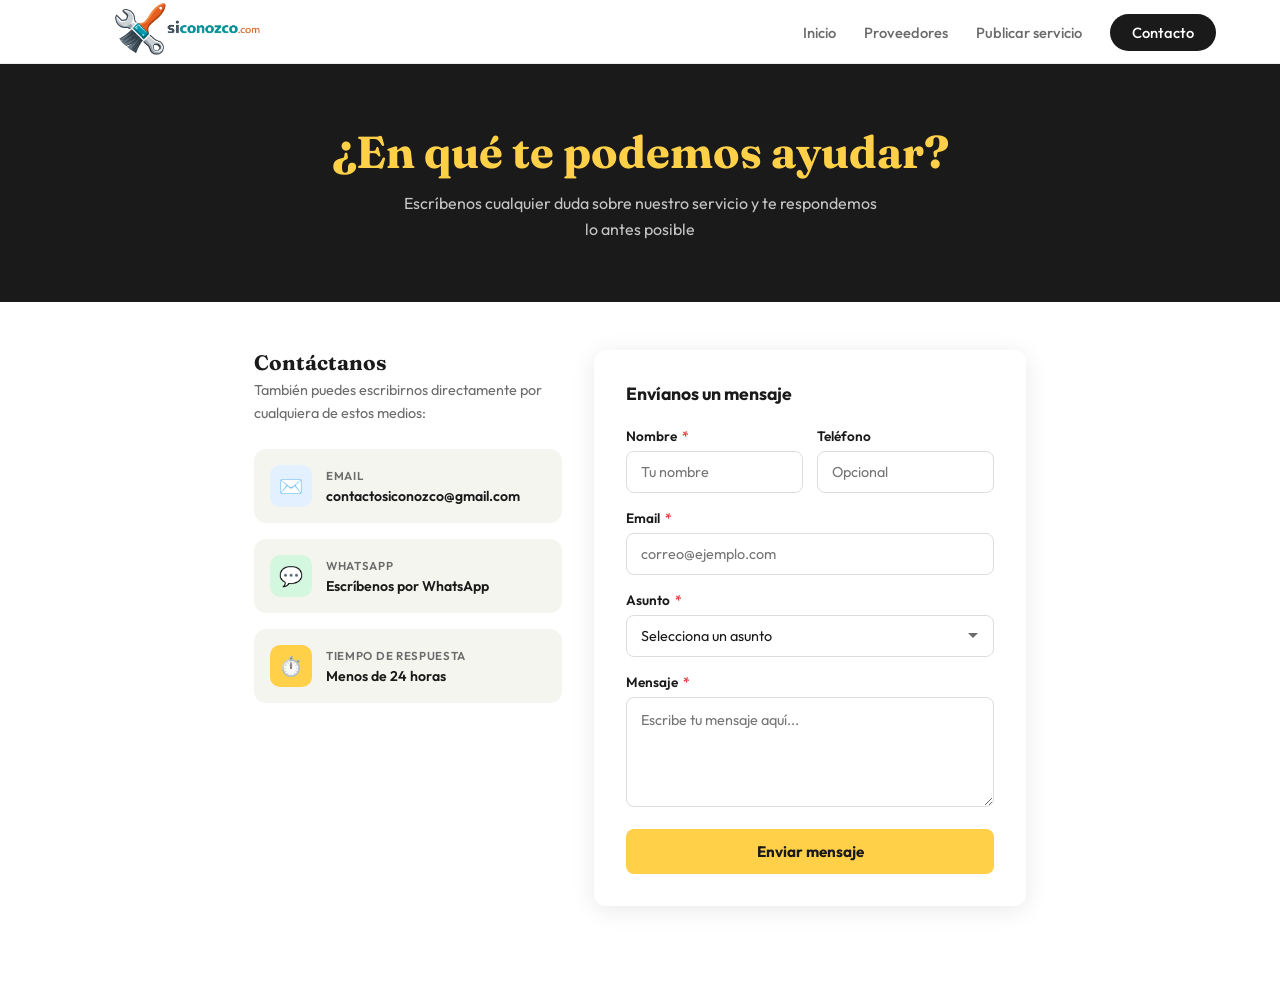
<file: contacto.html>
<!DOCTYPE html>
<html lang="es">
<head>
<meta charset="UTF-8">
<meta name="viewport" content="width=device-width, initial-scale=1.0">
<title>Contacto – SiConozco</title>
<link href="https://fonts.googleapis.com/css2?family=Outfit:wght@300;400;500;600;700;800&family=Fraunces:wght@700;900&display=swap" rel="stylesheet">
<link rel="stylesheet" href="siconozco.css">

</head>
<body>

<!-- NAV -->
<nav>
  <a href="index.html" class="logo">
    <div class="logo-icon"><img src="SCpng.png" alt="logo"></div>
  </a>
  <ul class="nav-links">
    <li><a href="index.html">Inicio</a></li>
    <li><a href="proveedores.html">Proveedores</a></li>
    <li><a href="afiliation.html">Publicar servicio</a></li>
    <li><a href="contacto.html" class="btn-contact">Contacto</a></li>
  </ul>
  <button class="hamburger" onclick="toggleMenu()" aria-label="Abrir menú">
    <span></span><span></span><span></span>
  </button>
</nav>

<div class="mobile-menu" id="mobileMenu">
  <button class="close-btn" onclick="toggleMenu()">✕</button>
  <a href="index.html" onclick="toggleMenu()">Inicio</a>
  <a href="proveedores.html" onclick="toggleMenu()">Proveedores</a>
  <a href="afiliacion.html" onclick="toggleMenu()">Publicar servicio</a>
  <a href="contacto.html" onclick="toggleMenu()">Contacto</a>
</div>

<!-- HERO -->
<div class="contact-hero">
  <h1>¿En qué te podemos ayudar?</h1>
  <p>Escríbenos cualquier duda sobre nuestro servicio y te respondemos lo antes posible</p>
</div>

<!-- CONTENIDO -->
<div class="contact-container">

  <!-- INFO -->
  <div class="contact-info">
    <div>
      <h2 class="contact-info-title">Contáctanos</h2>
      <p class="contact-info-sub">También puedes escribirnos directamente por cualquiera de estos medios:</p>
    </div>

    <a href="mailto:contactosiconozco@gmail.com" class="contact-item">
      <div class="contact-item-icon blue">✉️</div>
      <div class="contact-item-text">
        <p>Email</p>
        <span>contactosiconozco@gmail.com</span>
      </div>
    </a>

    <a href="https://wa.me/TUNUMERO" target="_blank" class="contact-item">
      <div class="contact-item-icon green">💬</div>
      <div class="contact-item-text">
        <p>WhatsApp</p>
        <span>Escríbenos por WhatsApp</span>
      </div>
    </a>

    <div class="contact-item" style="cursor:default;">
      <div class="contact-item-icon yellow">⏱️</div>
      <div class="contact-item-text">
        <p>Tiempo de respuesta</p>
        <span>Menos de 24 horas</span>
      </div>
    </div>
  </div>

  <!-- FORMULARIO -->
  <div class="contact-card">
    <div id="contactFormContent">
      <h2>Envíanos un mensaje</h2>

      <div class="c-row">
        <div class="c-group">
          <label for="cNombre">Nombre <span>*</span></label>
          <input type="text" id="cNombre" placeholder="Tu nombre">
          <span class="c-error" id="errCNombre">Ingresa tu nombre</span>
        </div>
        <div class="c-group">
          <label for="cTel">Teléfono</label>
          <input type="tel" id="cTel" placeholder="Opcional">
        </div>
      </div>

      <div class="c-group">
        <label for="cEmail">Email <span>*</span></label>
        <input type="email" id="cEmail" placeholder="correo@ejemplo.com">
        <span class="c-error" id="errCEmail">Ingresa un email válido</span>
      </div>

      <div class="c-group">
        <label for="cAsunto">Asunto <span>*</span></label>
        <select id="cAsunto">
          <option value="" disabled selected>Selecciona un asunto</option>
          <option value="duda-servicio">Duda sobre el servicio</option>
          <option value="duda-proveedor">Información sobre un proveedor</option>
          <option value="problema-reservacion">Problema con una reservación</option>
          <option value="afiliacion">Información para afiliarme</option>
          <option value="sugerencia">Sugerencia o comentario</option>
          <option value="otro">Otro</option>
        </select>
        <span class="c-error" id="errCAsunto">Selecciona un asunto</span>
      </div>

      <div class="c-group">
        <label for="cMensaje">Mensaje <span>*</span></label>
        <textarea id="cMensaje" placeholder="Escribe tu mensaje aquí..."></textarea>
        <span class="c-error" id="errCMensaje">Escribe tu mensaje</span>
      </div>

      <button class="btn-enviar" onclick="enviarContacto()">Enviar mensaje</button>
    </div>

    <div class="contact-ok" id="contactOk">
      <span>✅</span>
      <h3>¡Mensaje enviado!</h3>
      <p>Gracias por escribirnos. Te responderemos a la brevedad posible en el correo que nos proporcionaste.</p>
    </div>
  </div>

</div>

<script>
  function toggleMenu() {
    const menu = document.getElementById('mobileMenu');
    menu.classList.toggle('open');
    document.body.style.overflow = menu.classList.contains('open') ? 'hidden' : '';
  }

  function validarC(id, errId, condicion) {
    const el  = document.getElementById(id);
    const err = document.getElementById(errId);
    if (condicion) {
      el.classList.remove('error');
      if (err) err.style.display = 'none';
      return true;
    } else {
      el.classList.add('error');
      if (err) err.style.display = 'block';
      return false;
    }
  }

  async function enviarContacto() {
    const nombre  = document.getElementById('cNombre').value.trim();
    const email   = document.getElementById('cEmail').value.trim();
    const asunto  = document.getElementById('cAsunto').value;
    const mensaje = document.getElementById('cMensaje').value.trim();
    const emailRegex = /^[^\s@]+@[^\s@]+\.[^\s@]+$/;

    let valido = true;
    valido = validarC('cNombre',  'errCNombre',  nombre.length > 1)        && valido;
    valido = validarC('cEmail',   'errCEmail',   emailRegex.test(email))   && valido;
    valido = validarC('cAsunto',  'errCAsunto',  asunto !== '')             && valido;
    valido = validarC('cMensaje', 'errCMensaje', mensaje.length > 5)       && valido;

    if (!valido) return;

    const btn = document.querySelector('.btn-enviar');
    btn.disabled = true;
    btn.textContent = 'Enviando...';

    // Cambia YOUR_FORM_ID por tu ID real de formspree.io
    const formData = new FormData();
    formData.append('nombre',  nombre);
    formData.append('email',   email);
    formData.append('telefono', document.getElementById('cTel').value.trim());
    formData.append('asunto',  asunto);
    formData.append('mensaje', mensaje);

    try {
      const res = await fetch('https://formspree.io/f/mjybwdvb', {
        method: 'POST',
        body: formData,
        headers: { 'Accept': 'application/json' }
      });
      if (res.ok) {
        document.getElementById('contactFormContent').style.display = 'none';
        document.getElementById('contactOk').style.display = 'block';
      } else {
        alert('Hubo un error. Intenta de nuevo.');
        btn.disabled = false;
        btn.textContent = 'Enviar mensaje';
      }
    } catch {
      alert('Sin conexión. Verifica tu internet e intenta de nuevo.');
      btn.disabled = false;
      btn.textContent = 'Enviar mensaje';
    }
  }
</script>

</body>
</html>
</file>
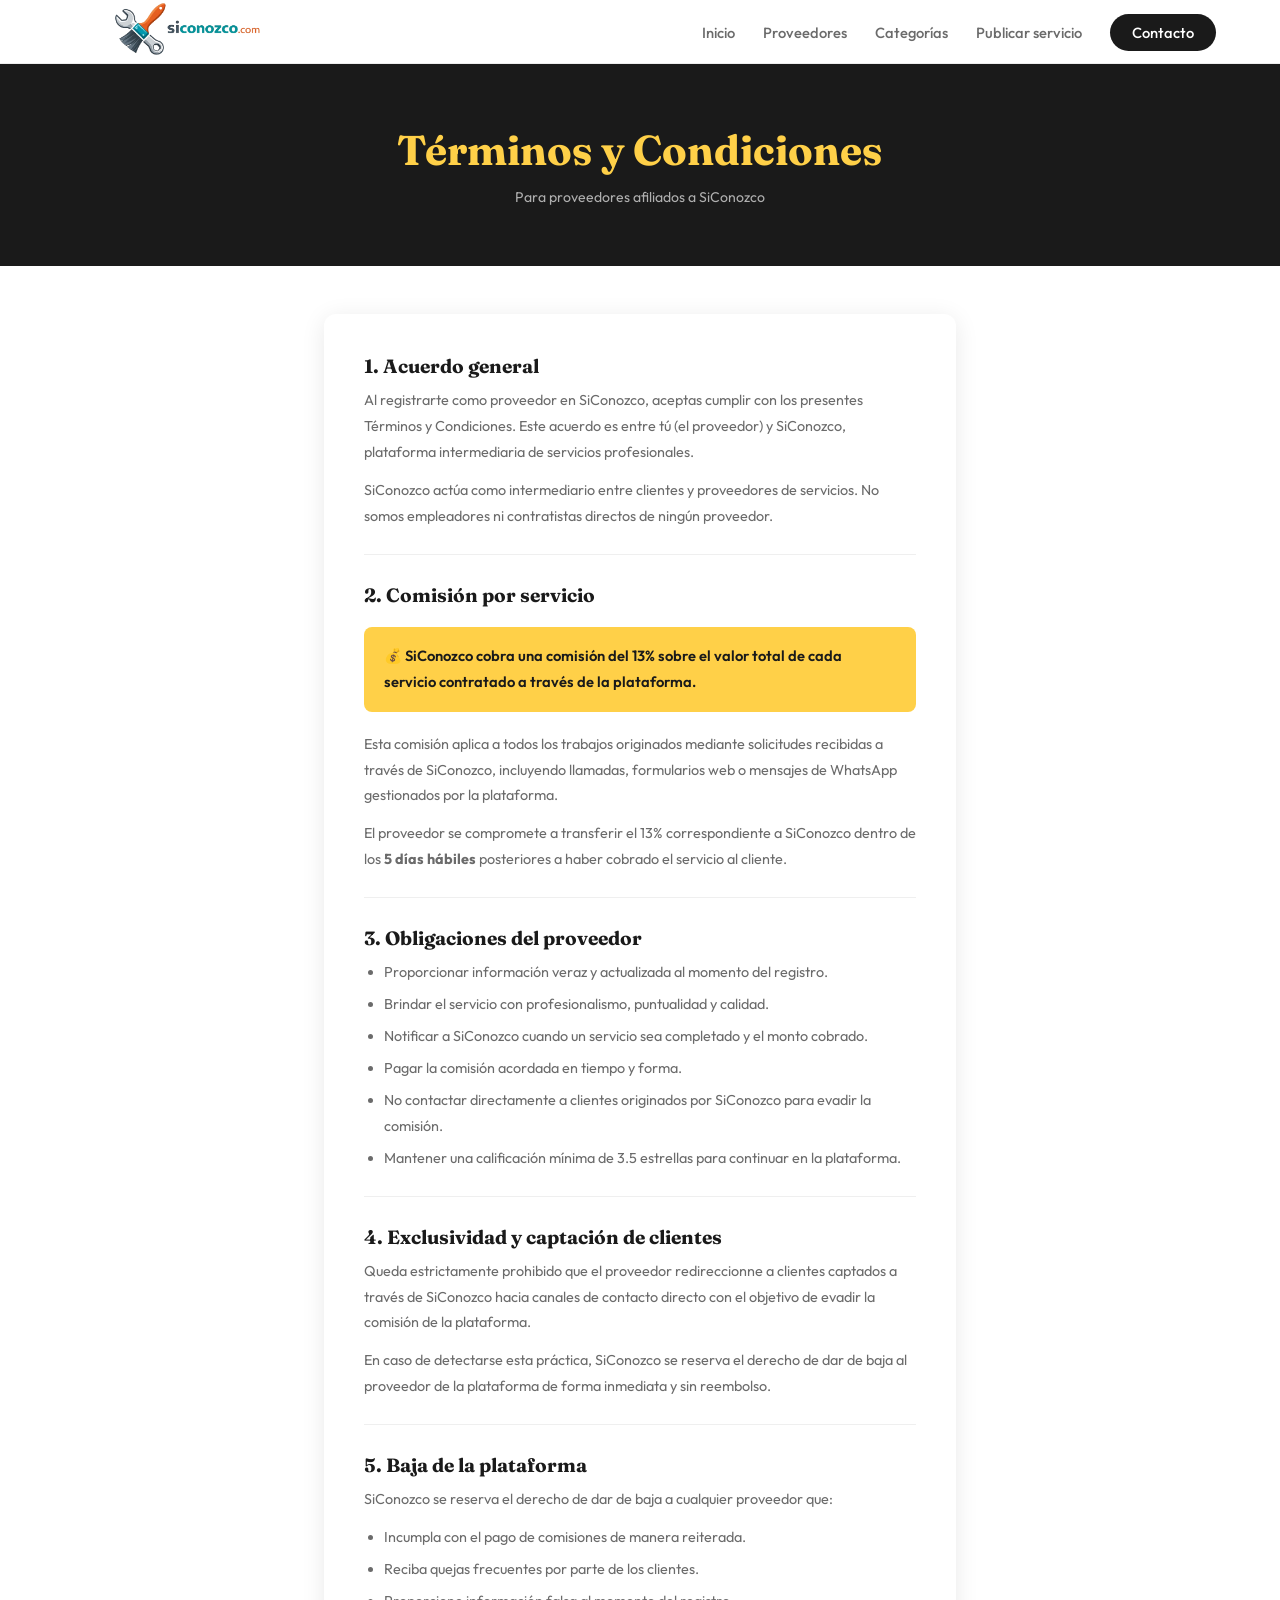
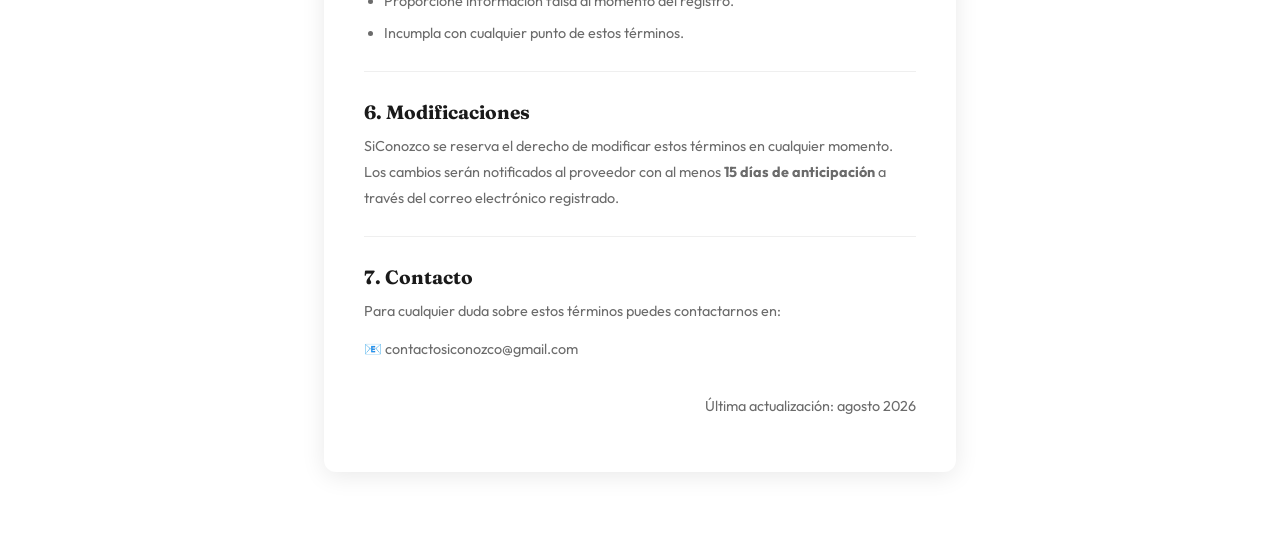
<file: terminos.html>
<!DOCTYPE html>
<html lang="es">
<head>
<meta charset="UTF-8">
<meta name="viewport" content="width=device-width, initial-scale=1.0">
<title>Términos y Condiciones – SiConozco</title>
<link href="https://fonts.googleapis.com/css2?family=Outfit:wght@300;400;500;600;700;800&family=Fraunces:wght@700;900&display=swap" rel="stylesheet">
<link rel="stylesheet" href="siconozco.css">
<style>
  .terms-hero {
    background: var(--black);
    padding: 60px 5%;
    text-align: center;
  }
  .terms-hero h1 {
    font-family: 'Fraunces', serif;
    font-size: clamp(1.8rem, 4vw, 2.6rem);
    color: var(--yellow);
    margin-bottom: 12px;
  }
  .terms-hero p {
    color: rgba(255,255,255,.65);
    font-size: 0.88rem;
  }
  .terms-container {
    max-width: 760px;
    margin: 0 auto;
    padding: 48px 5% 80px;
  }
  .terms-card {
    background: var(--white);
    border-radius: var(--radius);
    box-shadow: var(--card-shadow);
    padding: 40px;
  }
  .terms-card h2 {
    font-family: 'Fraunces', serif;
    font-size: 1.2rem;
    margin: 28px 0 10px;
    color: var(--black);
  }
  .terms-card h2:first-child { margin-top: 0; }
  .terms-card p {
    font-size: 0.9rem;
    color: var(--mid-gray);
    line-height: 1.8;
    margin-bottom: 12px;
  }
  .terms-card ul {
    padding-left: 20px;
    margin-bottom: 12px;
  }
  .terms-card ul li {
    font-size: 0.9rem;
    color: var(--mid-gray);
    line-height: 1.8;
    margin-bottom: 6px;
  }
  .terms-highlight {
    background: var(--yellow);
    border-radius: 8px;
    padding: 16px 20px;
    margin: 20px 0;
  }
  .terms-highlight p {
    color: var(--black);
    font-weight: 600;
    margin: 0;
    font-size: 0.92rem;
  }
  .terms-divider {
    height: 1px;
    background: #EFEFEF;
    margin: 24px 0;
  }
  .terms-fecha {
    font-size: 0.78rem;
    color: #BBB;
    text-align: right;
    margin-top: 32px;
  }
  @media (max-width: 600px) {
    .terms-card { padding: 24px 16px; }
  }
</style>
</head>
<body>

<nav>
  <a href="index.html" class="logo">
    <div class="logo-icon"><img src="SCpng.png" alt="logo"></div>
  </a>
  <ul class="nav-links">
    <li><a href="index.html">Inicio</a></li>
    <li><a href="proveedores.html">Proveedores</a></li>
    <li><a href="#">Categorías</a></li>
    <li><a href="afiliation.html">Publicar servicio</a></li>
    <li><a href="contacto.html" class="btn-contact">Contacto</a></li>
  </ul>
  <button class="hamburger" onclick="toggleMenu()" aria-label="Abrir menú">
    <span></span><span></span><span></span>
  </button>
</nav>

<div class="mobile-menu" id="mobileMenu">
  <button class="close-btn" onclick="toggleMenu()">✕</button>
  <a href="siconozco-html.html" onclick="toggleMenu()">Inicio</a>
  <a href="proveedores.html" onclick="toggleMenu()">Proveedores</a>
  <a href="#" onclick="toggleMenu()">Categorías</a>
  <a href="afiliacion.html" onclick="toggleMenu()">Publicar servicio</a>
  <a href="contacto.html" onclick="toggleMenu()">Contacto</a>
</div>

<div class="terms-hero">
  <h1>Términos y Condiciones</h1>
  <p>Para proveedores afiliados a SiConozco</p>
</div>

<div class="terms-container">
  <div class="terms-card">

    <h2>1. Acuerdo general</h2>
    <p>Al registrarte como proveedor en SiConozco, aceptas cumplir con los presentes Términos y Condiciones. Este acuerdo es entre tú (el proveedor) y SiConozco, plataforma intermediaria de servicios profesionales.</p>
    <p>SiConozco actúa como intermediario entre clientes y proveedores de servicios. No somos empleadores ni contratistas directos de ningún proveedor.</p>

    <div class="terms-divider"></div>

    <h2>2. Comisión por servicio</h2>
    <div class="terms-highlight">
      <p>💰 SiConozco cobra una comisión del 13% sobre el valor total de cada servicio contratado a través de la plataforma.</p>
    </div>
    <p>Esta comisión aplica a todos los trabajos originados mediante solicitudes recibidas a través de SiConozco, incluyendo llamadas, formularios web o mensajes de WhatsApp gestionados por la plataforma.</p>
    <p>El proveedor se compromete a transferir el 13% correspondiente a SiConozco dentro de los <strong>5 días hábiles</strong> posteriores a haber cobrado el servicio al cliente.</p>

    <div class="terms-divider"></div>

    <h2>3. Obligaciones del proveedor</h2>
    <ul>
      <li>Proporcionar información veraz y actualizada al momento del registro.</li>
      <li>Brindar el servicio con profesionalismo, puntualidad y calidad.</li>
      <li>Notificar a SiConozco cuando un servicio sea completado y el monto cobrado.</li>
      <li>Pagar la comisión acordada en tiempo y forma.</li>
      <li>No contactar directamente a clientes originados por SiConozco para evadir la comisión.</li>
      <li>Mantener una calificación mínima de 3.5 estrellas para continuar en la plataforma.</li>
    </ul>

    <div class="terms-divider"></div>

    <h2>4. Exclusividad y captación de clientes</h2>
    <p>Queda estrictamente prohibido que el proveedor redireccionne a clientes captados a través de SiConozco hacia canales de contacto directo con el objetivo de evadir la comisión de la plataforma.</p>
    <p>En caso de detectarse esta práctica, SiConozco se reserva el derecho de dar de baja al proveedor de la plataforma de forma inmediata y sin reembolso.</p>

    <div class="terms-divider"></div>

    <h2>5. Baja de la plataforma</h2>
    <p>SiConozco se reserva el derecho de dar de baja a cualquier proveedor que:</p>
    <ul>
      <li>Incumpla con el pago de comisiones de manera reiterada.</li>
      <li>Reciba quejas frecuentes por parte de los clientes.</li>
      <li>Proporcione información falsa al momento del registro.</li>
      <li>Incumpla con cualquier punto de estos términos.</li>
    </ul>

    <div class="terms-divider"></div>

    <h2>6. Modificaciones</h2>
    <p>SiConozco se reserva el derecho de modificar estos términos en cualquier momento. Los cambios serán notificados al proveedor con al menos <strong>15 días de anticipación</strong> a través del correo electrónico registrado.</p>

    <div class="terms-divider"></div>

    <h2>7. Contacto</h2>
    <p>Para cualquier duda sobre estos términos puedes contactarnos en:</p>
    <p><strong>📧</strong> contactosiconozco@gmail.com</p>

    <p class="terms-fecha">Última actualización: agosto 2026</p>
  </div>
</div>

<script>
  function toggleMenu() {
    const menu = document.getElementById('mobileMenu');
    menu.classList.toggle('open');
    document.body.style.overflow = menu.classList.contains('open') ? 'hidden' : '';
  }
</script>
</body>
</html>
</file>
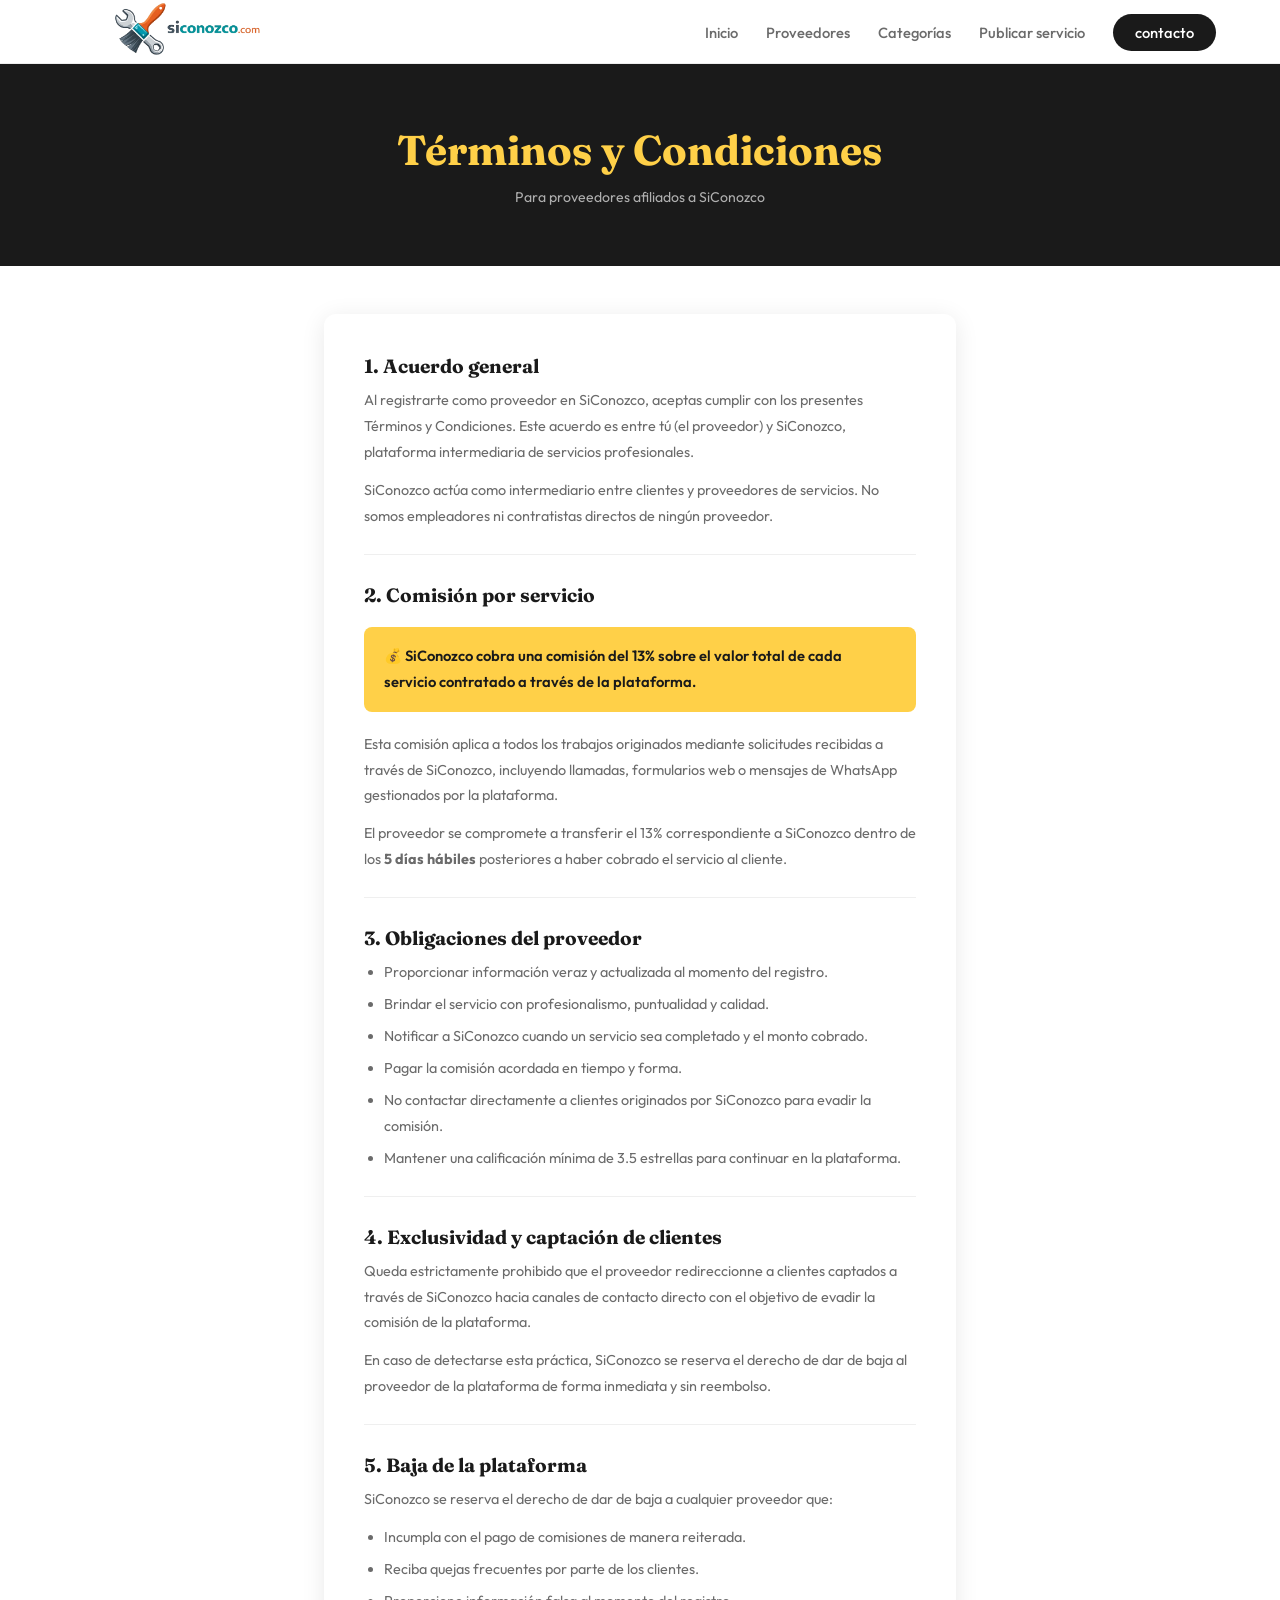
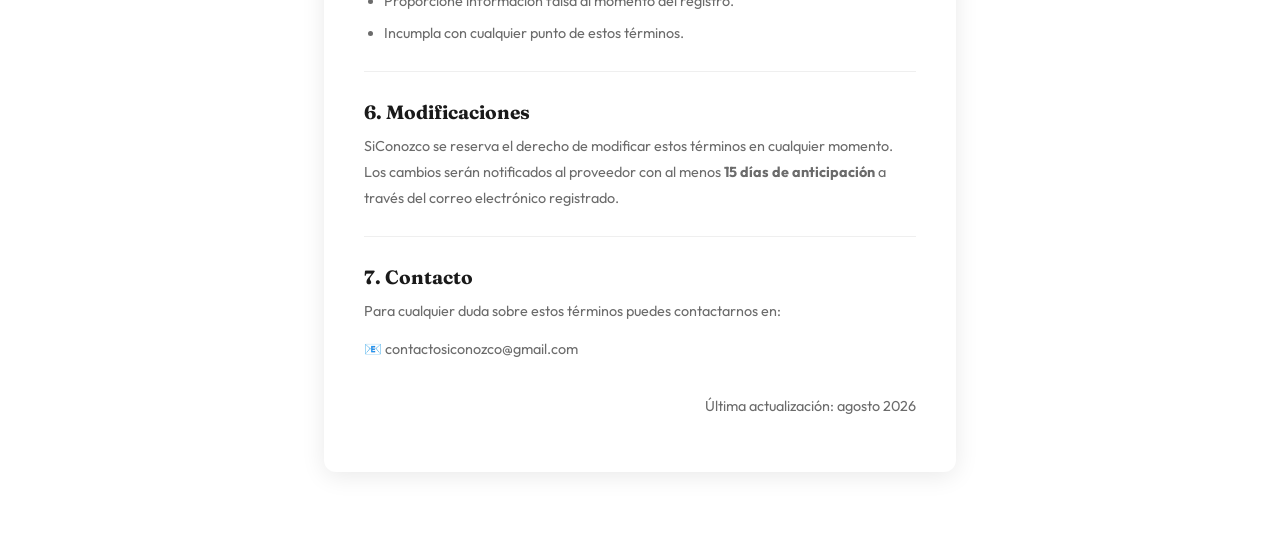
<file: html y css/terminos.html>
<!DOCTYPE html>
<html lang="es">
<head>
<meta charset="UTF-8">
<meta name="viewport" content="width=device-width, initial-scale=1.0">
<title>Términos y Condiciones – SiConozco</title>
<link href="https://fonts.googleapis.com/css2?family=Outfit:wght@300;400;500;600;700;800&family=Fraunces:wght@700;900&display=swap" rel="stylesheet">
<link rel="stylesheet" href="siconozco.css">
<style>
  .terms-hero {
    background: var(--black);
    padding: 60px 5%;
    text-align: center;
  }
  .terms-hero h1 {
    font-family: 'Fraunces', serif;
    font-size: clamp(1.8rem, 4vw, 2.6rem);
    color: var(--yellow);
    margin-bottom: 12px;
  }
  .terms-hero p {
    color: rgba(255,255,255,.65);
    font-size: 0.88rem;
  }
  .terms-container {
    max-width: 760px;
    margin: 0 auto;
    padding: 48px 5% 80px;
  }
  .terms-card {
    background: var(--white);
    border-radius: var(--radius);
    box-shadow: var(--card-shadow);
    padding: 40px;
  }
  .terms-card h2 {
    font-family: 'Fraunces', serif;
    font-size: 1.2rem;
    margin: 28px 0 10px;
    color: var(--black);
  }
  .terms-card h2:first-child { margin-top: 0; }
  .terms-card p {
    font-size: 0.9rem;
    color: var(--mid-gray);
    line-height: 1.8;
    margin-bottom: 12px;
  }
  .terms-card ul {
    padding-left: 20px;
    margin-bottom: 12px;
  }
  .terms-card ul li {
    font-size: 0.9rem;
    color: var(--mid-gray);
    line-height: 1.8;
    margin-bottom: 6px;
  }
  .terms-highlight {
    background: var(--yellow);
    border-radius: 8px;
    padding: 16px 20px;
    margin: 20px 0;
  }
  .terms-highlight p {
    color: var(--black);
    font-weight: 600;
    margin: 0;
    font-size: 0.92rem;
  }
  .terms-divider {
    height: 1px;
    background: #EFEFEF;
    margin: 24px 0;
  }
  .terms-fecha {
    font-size: 0.78rem;
    color: #BBB;
    text-align: right;
    margin-top: 32px;
  }
  @media (max-width: 600px) {
    .terms-card { padding: 24px 16px; }
  }
</style>
</head>
<body>

<nav>
  <a href="siconozco-html.html" class="logo">
    <div class="logo-icon"><img src="SCpng.png" alt="logo"></div>
  </a>
  <ul class="nav-links">
    <li><a href="siconozco-html.html">Inicio</a></li>
    <li><a href="proveedores.html">Proveedores</a></li>
    <li><a href="#">Categorías</a></li>
    <li><a href="afiliacion.html">Publicar servicio</a></li>
    <li><a href="contacto.html" class="btn-contact">contacto</a></li>
  </ul>
  <button class="hamburger" onclick="toggleMenu()" aria-label="Abrir menú">
    <span></span><span></span><span></span>
  </button>
</nav>

<div class="mobile-menu" id="mobileMenu">
  <button class="close-btn" onclick="toggleMenu()">✕</button>
  <a href="siconozco-html.html" onclick="toggleMenu()">Inicio</a>
  <a href="proveedores.html" onclick="toggleMenu()">Proveedores</a>
  <a href="#" onclick="toggleMenu()">Categorías</a>
  <a href="afiliacion.html" onclick="toggleMenu()">Publicar servicio</a>
  <a href="contacto.html" onclick="toggleMenu()">Contacto</a>
</div>

<div class="terms-hero">
  <h1>Términos y Condiciones</h1>
  <p>Para proveedores afiliados a SiConozco</p>
</div>

<div class="terms-container">
  <div class="terms-card">

    <h2>1. Acuerdo general</h2>
    <p>Al registrarte como proveedor en SiConozco, aceptas cumplir con los presentes Términos y Condiciones. Este acuerdo es entre tú (el proveedor) y SiConozco, plataforma intermediaria de servicios profesionales.</p>
    <p>SiConozco actúa como intermediario entre clientes y proveedores de servicios. No somos empleadores ni contratistas directos de ningún proveedor.</p>

    <div class="terms-divider"></div>

    <h2>2. Comisión por servicio</h2>
    <div class="terms-highlight">
      <p>💰 SiConozco cobra una comisión del 13% sobre el valor total de cada servicio contratado a través de la plataforma.</p>
    </div>
    <p>Esta comisión aplica a todos los trabajos originados mediante solicitudes recibidas a través de SiConozco, incluyendo llamadas, formularios web o mensajes de WhatsApp gestionados por la plataforma.</p>
    <p>El proveedor se compromete a transferir el 13% correspondiente a SiConozco dentro de los <strong>5 días hábiles</strong> posteriores a haber cobrado el servicio al cliente.</p>

    <div class="terms-divider"></div>

    <h2>3. Obligaciones del proveedor</h2>
    <ul>
      <li>Proporcionar información veraz y actualizada al momento del registro.</li>
      <li>Brindar el servicio con profesionalismo, puntualidad y calidad.</li>
      <li>Notificar a SiConozco cuando un servicio sea completado y el monto cobrado.</li>
      <li>Pagar la comisión acordada en tiempo y forma.</li>
      <li>No contactar directamente a clientes originados por SiConozco para evadir la comisión.</li>
      <li>Mantener una calificación mínima de 3.5 estrellas para continuar en la plataforma.</li>
    </ul>

    <div class="terms-divider"></div>

    <h2>4. Exclusividad y captación de clientes</h2>
    <p>Queda estrictamente prohibido que el proveedor redireccionne a clientes captados a través de SiConozco hacia canales de contacto directo con el objetivo de evadir la comisión de la plataforma.</p>
    <p>En caso de detectarse esta práctica, SiConozco se reserva el derecho de dar de baja al proveedor de la plataforma de forma inmediata y sin reembolso.</p>

    <div class="terms-divider"></div>

    <h2>5. Baja de la plataforma</h2>
    <p>SiConozco se reserva el derecho de dar de baja a cualquier proveedor que:</p>
    <ul>
      <li>Incumpla con el pago de comisiones de manera reiterada.</li>
      <li>Reciba quejas frecuentes por parte de los clientes.</li>
      <li>Proporcione información falsa al momento del registro.</li>
      <li>Incumpla con cualquier punto de estos términos.</li>
    </ul>

    <div class="terms-divider"></div>

    <h2>6. Modificaciones</h2>
    <p>SiConozco se reserva el derecho de modificar estos términos en cualquier momento. Los cambios serán notificados al proveedor con al menos <strong>15 días de anticipación</strong> a través del correo electrónico registrado.</p>

    <div class="terms-divider"></div>

    <h2>7. Contacto</h2>
    <p>Para cualquier duda sobre estos términos puedes contactarnos en:</p>
    <p><strong>📧</strong> contactosiconozco@gmail.com</p>

    <p class="terms-fecha">Última actualización: agosto 2026</p>
  </div>
</div>

<script>
  function toggleMenu() {
    const menu = document.getElementById('mobileMenu');
    menu.classList.toggle('open');
    document.body.style.overflow = menu.classList.contains('open') ? 'hidden' : '';
  }
</script>
</body>
</html>
</file>
<file: siconozco.css>
:root {
    --yellow: #FFD048; 
    --yellow-dark: #D9A800;
    --black: #1A1A1A;
    --dark-gray: #2D2D2D;
    --mid-gray: #6B6B6B;
    --light-gray: #F5F5F0;
    --white: #FFFFFF;
    --card-shadow: 0 4px 24px rgba(0,0,0,0.09);
    --radius: 12px;
    --nav-h: 64px;
  }

  *, *::before, *::after { box-sizing: border-box; margin: 0; padding: 0; }
  html { scroll-behavior: smooth; }
  body {
    font-family: 'Outfit', sans-serif;
    color: var(--black);
    background: var(--white);
    overflow-x: hidden;
  }
    .contact-hero {
    background: var(--black);
    padding: 60px 5%;
    text-align: center;
  }
  .contact-hero h1 {
    font-family: 'Fraunces', serif;
    font-size: clamp(1.8rem, 4vw, 2.8rem);
    color: var(--yellow);
    margin-bottom: 12px;
  }
  .contact-hero p {
    color: rgba(255,255,255,.75);
    font-size: 1rem;
    max-width: 480px;
    margin: 0 auto;
    line-height: 1.6;
  }

  .contact-container {
    max-width: 900px;
    margin: 0 auto;
    padding: 48px 5% 80px;
    display: grid;
    grid-template-columns: 1fr 1.4fr;
    gap: 32px;
    align-items: start;
  }

  /* ── INFO LATERAL ────────────────────── */
  .contact-info {
    display: flex;
    flex-direction: column;
    gap: 16px;
  }
  .contact-info-title {
    font-family: 'Fraunces', serif;
    font-size: 1.3rem;
    margin-bottom: 4px;
  }
  .contact-info-sub {
    color: var(--mid-gray);
    font-size: 0.9rem;
    line-height: 1.6;
    margin-bottom: 8px;
  }
  .contact-item {
    display: flex;
    align-items: center;
    gap: 14px;
    background: var(--light-gray);
    border-radius: var(--radius);
    padding: 16px;
    text-decoration: none;
    color: var(--black);
    transition: transform .2s, box-shadow .2s;
  }
  .contact-item:hover { transform: translateY(-2px); box-shadow: var(--card-shadow); }
  .contact-item-icon {
    width: 42px; height: 42px;
    border-radius: 10px;
    display: flex; align-items: center; justify-content: center;
    font-size: 1.2rem;
    flex-shrink: 0;
  }
  .contact-item-icon.yellow { background: var(--yellow); }
  .contact-item-icon.green  { background: #D4F7E0; }
  .contact-item-icon.blue   { background: #E3F0FF; }
  .contact-item-text p {
    font-size: 0.72rem;
    font-weight: 600;
    text-transform: uppercase;
    letter-spacing: .06em;
    color: var(--mid-gray);
    margin-bottom: 2px;
  }
  .contact-item-text span {
    font-size: 0.88rem;
    font-weight: 600;
    color: var(--black);
  }

  /* ── FORMULARIO ──────────────────────── */
  .contact-card {
    background: var(--white);
    border-radius: var(--radius);
    box-shadow: var(--card-shadow);
    padding: 32px;
  }
  .contact-card h2 {
    font-size: 1.1rem;
    font-weight: 700;
    margin-bottom: 22px;
  }
  .c-group {
    display: flex;
    flex-direction: column;
    gap: 6px;
    margin-bottom: 16px;
  }
  .c-group label {
    font-size: 0.85rem;
    font-weight: 600;
    color: var(--black);
  }
  .c-group label span { color: #E53E3E; margin-left: 2px; }
  .c-group input,
  .c-group select,
  .c-group textarea {
    border: 1.5px solid #DDD;
    border-radius: 8px;
    padding: 11px 14px;
    font-family: 'Outfit', sans-serif;
    font-size: 0.9rem;
    color: var(--black);
    outline: none;
    transition: border-color .2s, box-shadow .2s;
    width: 100%;
    background: var(--white);
  }
  .c-group select {
    appearance: none;
    background-image: url("data:image/svg+xml,%3Csvg xmlns='http://www.w3.org/2000/svg' width='12' height='12' viewBox='0 0 12 12'%3E%3Cpath fill='%236B6B6B' d='M6 8L1 3h10z'/%3E%3C/svg%3E");
    background-repeat: no-repeat;
    background-position: right 14px center;
    padding-right: 36px;
    cursor: pointer;
  }
  .c-group textarea { resize: vertical; min-height: 110px; line-height: 1.6; }
  .c-group input:focus,
  .c-group select:focus,
  .c-group textarea:focus {
    border-color: var(--black);
    box-shadow: 0 0 0 3px rgba(26,26,26,.08);
  }
  .c-group input.error,
  .c-group select.error,
  .c-group textarea.error { border-color: #E53E3E; }
  .c-error {
    font-size: 0.76rem;
    color: #E53E3E;
    display: none;
    margin-top: 2px;
  }
  .c-row { display: grid; grid-template-columns: 1fr 1fr; gap: 14px; }

  .btn-enviar {
    width: 100%;
    background: var(--yellow);
    color: var(--black);
    border: none;
    border-radius: 8px;
    padding: 13px;
    font-family: 'Outfit', sans-serif;
    font-size: 0.95rem;
    font-weight: 700;
    cursor: pointer;
    transition: background .2s, transform .15s;
    margin-top: 6px;
  }
  .btn-enviar:hover { background: var(--yellow-dark); transform: translateY(-1px); }
  .btn-enviar:disabled { opacity: .6; cursor: not-allowed; transform: none; }

  .contact-ok {
    display: none;
    text-align: center;
    padding: 30px 10px;
  }
  .contact-ok span { font-size: 2.8rem; display: block; margin-bottom: 12px; }
  .contact-ok h3 { font-family: 'Fraunces', serif; font-size: 1.3rem; margin-bottom: 8px; }
  .contact-ok p { color: var(--mid-gray); font-size: 0.9rem; line-height: 1.6; }

  @media (max-width: 700px) {
    .contact-container { grid-template-columns: 1fr; }
    .contact-card { padding: 22px 16px; }
    .c-row { grid-template-columns: 1fr; gap: 0; }
  }

  /* ── NAV ─────────────────────────────── */
  nav {
    position: sticky; top: 0; z-index: 100;
    background: var(--white);
    border-bottom: 1.5px solid #EDEDED;
    height: var(--nav-h);
    display: flex; align-items: center;
    padding: 0 5%;
    gap: 32px;
  }
  .logo {
    display: flex; align-items: center; gap: 10px;
    text-decoration: none;
    font-family: 'Fraunces', serif;
    font-size: 1.35rem;
    color: var(--black);
    flex-shrink: 0;
  }
  .logo-icon {
    width: 250px; height: 125px;
    background: transparent;
    border-radius: 8px;
    display: flex; align-items: center; justify-content: center;
    font-size: 1.2rem;
    overflow: hidden;
  }
  .logo-icon img { width: 100%; height: 100%; object-fit: contain; }
  .logo span { color: var(--yellow-dark); }
  .nav-links {
    display: flex; align-items: center; gap: 28px;
    list-style: none;
    margin-left: auto;
  }
  .nav-links a {
    text-decoration: none;
    color: var(--mid-gray);
    font-size: 0.92rem;
    font-weight: 500;
    transition: color .2s;
  }
  .nav-links a:hover { color: var(--black); }
  .btn-contact {
    background: var(--black);
    color: var(--white) !important;
    padding: 9px 22px;
    border-radius: 50px;
    font-weight: 600;
    transition: background .2s, transform .15s !important;
  }
  .btn-contact:hover { background: var(--dark-gray) !important; transform: translateY(-1px); }

  .btn-ciudad {
    display: inline-flex; align-items: center; gap: 4px;
    background: var(--light-gray); border: none; border-radius: 50px;
    padding: 8px 16px; font-family: 'Outfit', sans-serif; font-size: 0.85rem; font-weight: 600;
    color: var(--black); cursor: pointer; transition: background .2s;
  }
  .btn-ciudad:hover { background: #e8e8e8; }
  .btn-ciudad-mobile {
    display: flex; justify-content: center; margin: 10px auto 0; width: fit-content;
  }

  .ciudad-modal-overlay {
    display: none; position: fixed; inset: 0; background: rgba(0,0,0,.55);
    z-index: 3000; align-items: center; justify-content: center; padding: 20px;
  }
  .ciudad-modal-overlay.activo { display: flex; }
  .ciudad-modal-box {
    background: var(--white); border-radius: var(--radius);
    padding: 32px 28px; max-width: 380px; width: 100%;
    box-shadow: 0 20px 60px rgba(0,0,0,.3);
  }
  .ciudad-modal-volver {
    background: none; border: none; cursor: pointer; padding: 0 0 10px;
    font-family: 'Outfit', sans-serif; font-size: 0.82rem; font-weight: 600;
    color: var(--mid-gray);
  }
  .ciudad-modal-volver:hover { color: var(--black); }
  .ciudad-modal-box h3 {
    font-family: 'Fraunces', serif; font-size: 1.25rem; margin-bottom: 8px; color: var(--black);
  }
  .ciudad-modal-box p { font-size: 0.88rem; color: var(--mid-gray); margin-bottom: 20px; }
  .ciudad-modal-lista { display: flex; flex-direction: column; gap: 8px; }
  .ciudad-modal-opcion {
    display: flex; align-items: center; justify-content: space-between;
    background: var(--light-gray); border: 2px solid transparent; border-radius: 10px;
    padding: 12px 16px; font-family: 'Outfit', sans-serif; font-size: 0.92rem; font-weight: 600;
    color: var(--black); cursor: pointer; text-align: left; transition: border-color .15s;
  }
  .ciudad-modal-opcion:hover { border-color: var(--yellow); }
  .ciudad-modal-opcion.seleccionada { background: var(--yellow); }

  .hamburger {
    display: none;
    flex-direction: column; gap: 5px;
    cursor: pointer; margin-left: auto;
    background: none; border: none; padding: 4px;
  }
  .hamburger span {
    display: block; width: 24px; height: 2.5px;
    background: var(--black); border-radius: 2px;
    transition: all .25s;
  }

  /* ── HERO ────────────────────────────── */
  .hero {
    position: relative;
    min-height: 380px;
    display: flex; align-items: center;
    overflow: hidden;
    background: #1e1e1e;
  }
  .hero-bg {
    position: absolute; inset: 0;
    background: url('https://images.unsplash.com/photo-1504307651254-35680f356dfd?w=1400&q=80') center/cover no-repeat;
    opacity: .45;
  }
  .hero-inner {
    position: relative; z-index: 2;
    width: 100%;
    max-width: 1200px;
    margin: 0 auto;
    padding: 60px 6% 70px;
    box-sizing: border-box;
  }
  .hero-content {
    max-width: 640px;
  }
  .hero-content h1 {
    font-family: 'Fraunces', serif;
    font-size: clamp(2rem, 5vw, 3.1rem);
    color: var(--yellow);
    line-height: 1.15;
    margin-bottom: 14px;
    text-wrap: balance;
  }
  .hero-content p {
    color: rgba(255,255,255,.85);
    font-size: 1rem;
    font-weight: 300;
    margin-bottom: 28px;
    line-height: 1.6;
  }
  .search-bar {
    display: flex; align-items: center;
    background: var(--white);
    border-radius: 50px;
    overflow: hidden;
    max-width: 480px;
    box-shadow: 0 6px 32px rgba(0,0,0,.35);
  }
  .search-bar input {
    flex: 1;
    border: none; outline: none;
    padding: 14px 20px;
    font-family: 'Outfit', sans-serif;
    font-size: 0.95rem;
    color: var(--black);
  }
  .search-bar button {
    background: var(--yellow);
    border: none; cursor: pointer;
    padding: 14px 20px;
    font-size: 1.1rem;
    transition: background .2s;
  }
  .search-bar button:hover { background: var(--yellow-dark); }

  /* Monitores grandes (23"+ / pantallas anchas): el texto crece con el espacio disponible */
  @media (min-width: 1600px) {
    .hero { min-height: 460px; }
    .hero-content { max-width: 760px; }
    .hero-content h1 { font-size: 3.6rem; }
    .hero-content p { font-size: 1.1rem; }
  }

  /* ── CATEGORIES ──────────────────────── */
  .categories {
    background: var(--yellow);
    padding: 28px 5%;
  }
  .cat-grid {
    display: flex;
    flex-wrap: wrap;
    gap: 12px;
    justify-content: center;
  }
  .cat-card {
    background: var(--white);
    border-radius: var(--radius);
    display: flex; flex-direction: column; align-items: center;
    justify-content: center;
    gap: 8px;
    padding: 18px 12px;
    width: 110px;
    text-align: center;
    cursor: pointer;
    transition: transform .2s, box-shadow .2s;
    box-shadow: 0 2px 8px rgba(0,0,0,.06);
  }
  a.cat-card,
  a.cat-card:hover,
  a.cat-card:visited {
    text-decoration: none;
    color: var(--black);
  }
  .cat-card span {
    word-wrap: break-word;
    line-height: 1.3;
    font-size: 0.82rem;
    font-weight: 600;
    color: var(--black);
  }
  .cat-card:hover { transform: translateY(-4px); box-shadow: 0 8px 24px rgba(0,0,0,.13); }
  .cat-icon { font-size: 1.9rem; }

  /* ── PROVIDERS ───────────────────────── */
  .section { padding: 52px 5%; }
  .section-title {
    font-size: 1.55rem;
    font-weight: 700;
    margin-bottom: 30px;
  }
  .section-title em {
    font-style: normal;
    color: var(--yellow-dark);
    font-family: 'Fraunces', serif;
  }
  .providers-grid {
    display: grid;
    grid-template-columns: repeat(auto-fill, minmax(240px, 1fr));
    gap: 22px;
  }
  .provider-card {
    background: var(--white);
    border-radius: var(--radius);
    overflow: hidden;
    box-shadow: var(--card-shadow);
    transition: transform .22s, box-shadow .22s;
    position: relative;
    cursor: pointer;
    display: flex;
    flex-direction: column;
  }
  .provider-card:hover { transform: translateY(-5px); box-shadow: 0 12px 36px rgba(0,0,0,.13); }
  .card-badge {
    position: absolute; top: 12px; right: 12px;
    background: var(--yellow);
    color: var(--black);
    font-size: 0.7rem;
    font-weight: 700;
    padding: 3px 9px;
    border-radius: 50px;
  }
  .card-badge-new {
    position: absolute; top: 12px; left: 12px;
    background: var(--yellow);
    color: var(--black);
    font-size: 0.7rem;
    font-weight: 700;
    padding: 4px 10px;
    border-radius: 50px;
    z-index: 2;
    box-shadow: 0 2px 8px rgba(0,0,0,.12);
  }
  .card-img {
    width: 100%; height: 155px;
    object-fit: cover;
    background: #ddd;
    display: block;
  }
  .card-img-placeholder {
    width: 100%; height: 170px;
    background: linear-gradient(135deg, #e0e0e0 0%, #c8c8c8 100%);
    display: flex; align-items: center; justify-content: center;
    font-size: 2.5rem;
  }
  .card-body { padding: 16px; flex: 1; display: flex; flex-direction: column; }
  .card-body h3 { font-size: 0.95rem; font-weight: 700; margin-bottom: 4px; }
  .card-body p { font-size: 0.8rem; color: var(--mid-gray); line-height: 1.5; margin-bottom: 10px; }
  .card-tags { display: flex; gap: 6px; flex-wrap: wrap; margin-bottom: 14px; }
  .tag {
    background: var(--light-gray);
    color: var(--mid-gray);
    font-size: 0.7rem;
    font-weight: 600;
    padding: 3px 10px;
    border-radius: 50px;
  }
  .card-stars { color: var(--yellow-dark); font-size: 0.82rem; margin-bottom: 14px; }
  .btn-agenda {
    display: block;
    text-align: center;
    padding: 10px;
    border-radius: 8px;
    font-weight: 700;
    font-size: 0.88rem;
    text-decoration: none;
    cursor: pointer;
    transition: opacity .2s, transform .15s;
    border: none;
    width: 100%;
  }
  .btn-agenda:hover { opacity: .88; transform: translateY(-1px); }
  .btn-yellow { background: var(--yellow); color: var(--black); }
  .btn-dark { background: var(--black); color: var(--white); }

  /* ── WHY US ──────────────────────────── */
  .why {
    background: var(--yellow);
    padding: 52px 5%;
  }
  .why-grid {
    display: grid;
    grid-template-columns: repeat(auto-fit, minmax(220px, 1fr));
    gap: 22px;
    margin-top: 30px;
  }
  .why-card {
    background: var(--white);
    border-radius: var(--radius);
    padding: 28px 24px;
    display: flex; flex-direction: column; align-items: flex-start; gap: 14px;
    box-shadow: var(--card-shadow);
  }
  .why-icon {
    width: 54px; height: 54px;
    border-radius: 14px;
    display: flex; align-items: center; justify-content: center;
    font-size: 1.5rem;
  }
  .why-icon.yellow { background: var(--yellow); }
  .why-icon.blue { background: #E3F0FF; }
  .why-icon.orange { background: #FFF0E0; }
  .why-card h3 { font-size: 1rem; font-weight: 700; }
  .why-card p { font-size: 0.85rem; color: var(--mid-gray); line-height: 1.6; }

  /* ── FOOTER ──────────────────────────── */
  footer {
    background: var(--dark-gray);
    color: var(--white);
    padding: 52px 5% 30px;
  }
  .footer-grid {
    display: grid;
    grid-template-columns: 1fr repeat(3, auto);
    gap: 40px;
    margin-bottom: 40px;
  }
  .footer-cta h2 {
    font-family: 'Fraunces', serif;
    font-size: 1.6rem;
    color: var(--yellow);
    margin-bottom: 16px;
    line-height: 1.25;
  }
  .btn-join {
    display: inline-block;
    background: var(--yellow);
    color: var(--black);
    padding: 11px 28px;
    border-radius: 50px;
    font-weight: 700;
    font-size: 0.95rem;
    text-decoration: none;
    transition: background .2s, transform .15s;
  }
  .btn-join:hover { background: var(--yellow-dark); transform: translateY(-1px); }
  .footer-col h4 {
    font-size: 0.9rem;
    font-weight: 700;
    color: var(--yellow);
    margin-bottom: 14px;
    letter-spacing: .04em;
    text-transform: uppercase;
  }
  .footer-col ul { list-style: none; display: flex; flex-direction: column; gap: 8px; }
  .footer-col ul li a {
    text-decoration: none;
    color: rgba(255,255,255,.65);
    font-size: 0.85rem;
    transition: color .2s;
  }
  .footer-col ul li a:hover { color: var(--yellow); }
  .footer-bottom {
    border-top: 1px solid rgba(255,255,255,.1);
    padding-top: 22px;
    display: flex; align-items: center; justify-content: space-between;
    flex-wrap: wrap; gap: 12px;
    font-size: 0.8rem;
    color: rgba(255,255,255,.4);
  }

  /* ── MOBILE MENU ─────────────────────── */
  .mobile-menu {
    display: none;
    position: fixed; inset: 0; z-index: 200;
    background: var(--white);
    flex-direction: column;
    padding: 80px 8% 40px;
    gap: 32px;
  }
  .mobile-menu.open { display: flex; }
  .mobile-menu a {
    text-decoration: none;
    font-size: 1.5rem;
    font-weight: 700;
    color: var(--black);
    transition: color .2s;
  }
  .mobile-menu a:hover { color: var(--yellow-dark); }
  .close-btn {
    position: absolute; top: 18px; right: 22px;
    font-size: 1.8rem; cursor: pointer;
    background: none; border: none;
    color: var(--black);
  }

  /* ── MODAL ───────────────────────────── */
  .modal-overlay {
    display: none;
    position: fixed;
    inset: 0;
    background: rgba(0,0,0,0.6);
    z-index: 500;
    align-items: center;
    justify-content: center;
    padding: 20px;
  }
  .modal-overlay.activo { display: flex; }
  .modal-box {
    background: var(--white);
    border-radius: var(--radius);
    width: 100%;
    max-width: 480px;
    max-height: 90vh;
    overflow-y: auto;
    box-shadow: 0 20px 60px rgba(0,0,0,0.3);
    animation: modalIn .25s ease;
  }
  @keyframes modalIn {
    from { transform: translateY(30px); opacity: 0; }
    to   { transform: translateY(0);    opacity: 1; }
  }
  .modal-img { width: 100%; height: 200px; object-fit: cover; display: block; }
  .modal-body { padding: 22px; }
  .modal-header {
    display: flex;
    justify-content: space-between;
    align-items: flex-start;
    margin-bottom: 4px;
  }
  .modal-header h2 { font-size: 1.2rem; font-weight: 700; }
  .modal-close {
    background: none; border: none;
    font-size: 1.4rem; cursor: pointer;
    color: var(--mid-gray); padding: 0 0 0 12px; flex-shrink: 0;
  }
  .modal-close:hover { color: var(--black); }
  .modal-specialty { color: var(--mid-gray); font-size: 0.88rem; margin-bottom: 16px; }
  .modal-meta {
    display: flex; flex-direction: column; gap: 8px;
    margin-bottom: 20px; padding-bottom: 20px;
    border-bottom: 1px solid #EFEFEF;
  }
  .modal-meta-row { display: flex; align-items: center; gap: 8px; font-size: 0.85rem; color: var(--dark-gray); }

  /* ── FORMULARIO ──────────────────────── */
  .modal-form h3 { font-size: 1rem; font-weight: 700; margin-bottom: 16px; }
  .form-group { display: flex; flex-direction: column; gap: 6px; margin-bottom: 14px; }
  .form-group label { font-size: 0.85rem; font-weight: 600; color: var(--black); }
  .form-group input,
  .form-group textarea {
    border: 1.5px solid #DDD;
    border-radius: 8px;
    padding: 11px 14px;
    font-family: 'Outfit', sans-serif;
    font-size: 0.9rem;
    color: var(--black);
    outline: none;
    transition: border-color .2s;
    width: 100%;
    box-sizing: border-box;
  }
  .form-group textarea { resize: vertical; min-height: 80px; }
  .form-group input:focus,
  .form-group textarea:focus { border-color: var(--black); }
  .form-row { display: flex; gap: 12px; }
  .form-row .form-group { flex: 1; }
  .btn-solicitar {
    width: 100%;
    background: var(--yellow);
    color: var(--black);
    border: none;
    border-radius: 8px;
    padding: 13px;
    font-family: 'Outfit', sans-serif;
    font-size: 0.95rem;
    font-weight: 700;
    cursor: pointer;
    transition: background .2s, transform .15s;
    margin-top: 6px;
    margin-bottom: 10px;
  }
  .btn-solicitar:hover { background: var(--yellow-dark); transform: translateY(-1px); }
  .btn-whatsapp {
    width: 100%;
    background: #25D366;
    color: var(--white);
    border: none;
    border-radius: 8px;
    padding: 13px;
    font-family: 'Outfit', sans-serif;
    font-size: 0.95rem;
    font-weight: 700;
    cursor: pointer;
    transition: background .2s, transform .15s;
    display: flex;
    align-items: center;
    justify-content: center;
    gap: 8px;
  }
  .btn-whatsapp:hover { background: #1ebe5d; transform: translateY(-1px); }
  .form-ok {
    display: none;
    text-align: center;
    padding: 20px 0 8px;
  }
  .form-ok span { font-size: 2.5rem; display: block; margin-bottom: 10px; }
  .form-ok p { font-size: 0.95rem; color: var(--mid-gray); }

  /* ── PROVEEDORES PAGE ────────────────── */
  .prov-header {
    padding: 40px 5% 0;
    max-width: 1200px;
    margin: 0 auto;
  }
  .prov-header h1 {
    font-family: 'Fraunces', serif;
    font-size: clamp(1.7rem, 4vw, 2.3rem);
    margin-bottom: 8px;
  }
  .prov-header p {
    color: var(--mid-gray);
    font-size: 0.95rem;
    margin-bottom: 24px;
  }
  .prov-search {
    display: flex;
    align-items: center;
    gap: 10px;
    background: var(--light-gray);
    border-radius: 10px;
    padding: 12px 18px;
    margin-bottom: 24px;
  }
  .prov-search input {
    flex: 1;
    border: none;
    outline: none;
    background: transparent;
    font-family: 'Outfit', sans-serif;
    font-size: 0.92rem;
    color: var(--black);
  }
  .prov-search input::placeholder { color: #999; }
  .prov-filters {
    display: flex;
    align-items: center;
    gap: 10px;
    overflow-x: auto;
    padding-bottom: 18px;
    border-bottom: 1px solid #EDEDED;
    margin-bottom: 24px;
    scrollbar-width: none;
  }
  .prov-filters::-webkit-scrollbar { display: none; }
  .filter-chip {
    flex-shrink: 0;
    border: 1.5px solid #DDD;
    background: var(--white);
    color: var(--black);
    padding: 8px 18px;
    border-radius: 50px;
    font-size: 0.85rem;
    font-weight: 600;
    cursor: pointer;
    white-space: nowrap;
    transition: all .2s;
  }
  .filter-chip:hover { border-color: var(--black); }
  .filter-chip.active {
    background: var(--black);
    color: var(--white);
    border-color: var(--black);
  }
  .prov-results-bar {
    max-width: 1200px;
    margin: 0 auto;
    padding: 0 5% 20px;
    font-size: 0.88rem;
    color: var(--mid-gray);
  }
  .prov-grid-section {
    background: var(--light-gray);
    padding: 8px 5% 60px;
  }
  .prov-grid {
    max-width: 1200px;
    margin: 0 auto;
    display: grid;
    grid-template-columns: repeat(auto-fill, minmax(280px, 1fr));
    gap: 22px;
  }
  .prov-card {
    background: var(--white);
    border-radius: var(--radius);
    overflow: hidden;
    box-shadow: var(--card-shadow);
    transition: transform .22s, box-shadow .22s;
    display: none;
    cursor: pointer;
  }
  .prov-card.visible { display: flex; flex-direction: column; }
  .prov-card:hover { transform: translateY(-4px); box-shadow: 0 12px 36px rgba(0,0,0,.13); }
  .prov-card-img-wrap {
    position: relative;
    width: 100%;
    height: 170px;
    overflow: hidden;
  }
  .prov-card-img {
    width: 100%; height: 100%;
    object-fit: cover;
    display: block;
  }
  .prov-card-badge {
    position: absolute; top: 12px; right: 12px;
    background: var(--white);
    color: var(--black);
    font-size: 0.72rem;
    font-weight: 700;
    padding: 4px 12px;
    border-radius: 50px;
    box-shadow: 0 2px 8px rgba(0,0,0,.12);
  }
  .prov-card-body { padding: 18px; flex: 1; display: flex; flex-direction: column; }
  .prov-card-top {
    display: flex;
    justify-content: space-between;
    align-items: flex-start;
    margin-bottom: 4px;
  }
  .prov-card-body h3 { font-size: 1.02rem; font-weight: 700; }
  .prov-rating {
    display: flex; align-items: center; gap: 4px;
    font-size: 0.85rem; font-weight: 700;
    color: var(--black); white-space: nowrap;
  }
  .prov-rating .star { color: var(--yellow-dark); }
  .prov-rating .count { color: var(--mid-gray); font-weight: 400; }
  .prov-card-body .specialty {
    color: var(--mid-gray);
    font-size: 0.86rem;
    margin-bottom: 14px;
  }
  .prov-meta {
    display: flex; flex-direction: column; gap: 7px;
    margin-bottom: 16px;
  }
  .prov-meta-row {
    display: flex; align-items: center; gap: 8px;
    font-size: 0.82rem; color: var(--dark-gray);
  }
  .prov-card-cta {
    display: block;
    text-align: center;
    background: var(--yellow);
    color: var(--black);
    font-weight: 700;
    font-size: 0.88rem;
    padding: 10px;
    border-radius: 8px;
    border: none;
    width: 100%;
    cursor: pointer;
    transition: background .2s, transform .15s;
  }
  .prov-card-cta:hover { background: var(--yellow-dark); transform: translateY(-1px); }
  .prov-empty {
    grid-column: 1 / -1;
    text-align: center;
    padding: 60px 20px;
    color: var(--mid-gray);
  }
  .prov-empty span { font-size: 2.4rem; display: block; margin-bottom: 12px; }

  /* ── RESPONSIVE ──────────────────────── */
  @media (max-width: 1024px) {
    .cat-grid {
      flex-wrap: nowrap;
      overflow-x: auto;
      overflow-y: hidden;
      scroll-snap-type: x mandatory;
      -webkit-overflow-scrolling: touch;
      justify-content: flex-start;
      padding: 4px 4px 14px;
      scrollbar-width: none;
      -ms-overflow-style: none;
    }
    .cat-grid::-webkit-scrollbar { display: none; }
    .cat-card {
      flex: 0 0 auto;
      scroll-snap-align: start;
    }
  }

  @media (max-width: 768px) {
    .nav-links { display: none; }
    .hamburger { display: flex; }
    .hero { min-height: 320px; }
    .hero-inner { padding: 48px 6% 56px; }
    .providers-grid { grid-template-columns: 1fr 1fr; }
    .footer-grid { grid-template-columns: 1fr 1fr; }
    .footer-cta { grid-column: span 2; }
    .form-row { flex-direction: column; gap: 0; }
  }

  @media (max-width: 500px) {
    .providers-grid { grid-template-columns: 1fr; }
    .cat-card { width: 88px; padding: 14px 8px; }
    .footer-grid { grid-template-columns: 1fr 1fr; }
    .footer-cta { grid-column: span 2; }
    .prov-actions { flex-direction: column; }
  }
  
   /* ══════════════════════════════════════
   AFILIACION PAGE
══════════════════════════════════════ */
.afil-hero {
  background: var(--black);
  padding: 60px 5%;
  text-align: center;
}
.afil-hero h1 {
  font-family: 'Fraunces', serif;
  font-size: clamp(1.8rem, 4vw, 2.8rem);
  color: var(--yellow);
  margin-bottom: 12px;
}
.afil-hero p {
  color: rgba(255,255,255,.75);
  font-size: 1rem;
  max-width: 520px;
  margin: 0 auto;
  line-height: 1.6;
}
.afil-container {
  max-width: 700px;
  margin: 0 auto;
  padding: 48px 5% 80px;
}
.afil-card {
  background: var(--white);
  border-radius: var(--radius);
  box-shadow: var(--card-shadow);
  padding: 36px;
}
.afil-section-title {
  font-size: 0.78rem;
  font-weight: 700;
  text-transform: uppercase;
  letter-spacing: .08em;
  color: var(--mid-gray);
  margin-bottom: 18px;
  padding-bottom: 10px;
  border-bottom: 1.5px solid #EFEFEF;
}
.afil-group {
  display: flex;
  flex-direction: column;
  gap: 6px;
  margin-bottom: 18px;
}
.afil-group label { font-size: 0.88rem; font-weight: 600; color: var(--black); }
.afil-group label span { color: #E53E3E; margin-left: 2px; }
.afil-group input,
.afil-group select,
.afil-group textarea {
  border: 1.5px solid #DDD;
  border-radius: 8px;
  padding: 12px 14px;
  font-family: 'Outfit', sans-serif;
  font-size: 0.92rem;
  color: var(--black);
  outline: none;
  transition: border-color .2s, box-shadow .2s;
  width: 100%;
  background: var(--white);
}
.afil-group select {
  appearance: none;
  background-image: url("data:image/svg+xml,%3Csvg xmlns='http://www.w3.org/2000/svg' width='12' height='12' viewBox='0 0 12 12'%3E%3Cpath fill='%236B6B6B' d='M6 8L1 3h10z'/%3E%3C/svg%3E");
  background-repeat: no-repeat;
  background-position: right 14px center;
  padding-right: 36px;
  cursor: pointer;
}
.afil-group textarea { resize: vertical; min-height: 100px; line-height: 1.6; }
.afil-group input:focus,
.afil-group select:focus,
.afil-group textarea:focus {
  border-color: var(--black);
  box-shadow: 0 0 0 3px rgba(26,26,26,.08);
}
.afil-group input.error,
.afil-group select.error,
.afil-group textarea.error { border-color: #E53E3E; }
.afil-error-msg { font-size: 0.78rem; color: #E53E3E; display: none; margin-top: 2px; }
.afil-row { display: grid; grid-template-columns: 1fr 1fr; gap: 16px; }
.afil-divider { height: 1px; background: #EFEFEF; margin: 28px 0; }
.afil-submit {
  width: 100%;
  background: var(--yellow);
  color: var(--black);
  border: none;
  border-radius: 10px;
  padding: 15px;
  font-family: 'Outfit', sans-serif;
  font-size: 1rem;
  font-weight: 700;
  cursor: pointer;
  transition: background .2s, transform .15s;
  margin-top: 8px;
}
.afil-submit:hover { background: var(--yellow-dark); transform: translateY(-1px); }
.afil-submit:disabled { opacity: .6; cursor: not-allowed; transform: none; }
.afil-ok { display: none; text-align: center; padding: 40px 20px; }
.afil-ok span { font-size: 3rem; display: block; margin-bottom: 14px; }
.afil-ok h2 { font-family: 'Fraunces', serif; font-size: 1.5rem; margin-bottom: 10px; }
.afil-ok p { color: var(--mid-gray); font-size: 0.95rem; line-height: 1.6; }
.afil-folio-box {
  margin-top: 20px; background: var(--yellow); border-radius: 10px;
  padding: 14px 18px; color: var(--black) !important; font-size: 0.92rem !important;
  line-height: 1.6 !important;
}
.afil-folio-box strong { font-size: 1.1rem; letter-spacing: 0.5px; }

/* ── FOTOS ───────────────────────────── */
.fotos-grid {
  display: grid;
  grid-template-columns: repeat(3, 1fr);
  gap: 12px;
  margin-bottom: 10px;
}
.foto-slot {
  aspect-ratio: 1;
  border: 2px dashed #DDD;
  border-radius: 10px;
  display: flex;
  flex-direction: column;
  align-items: center;
  justify-content: center;
  gap: 8px;
  cursor: pointer;
  transition: border-color .2s, background .2s;
  position: relative;
  overflow: hidden;
  background: var(--light-gray);
}
.foto-slot:hover { border-color: var(--black); background: #EFEFEF; }
.foto-slot.has-image { border-style: solid; border-color: var(--black); }
.foto-slot input[type="file"] {
  position: absolute; inset: 0;
  opacity: 0; cursor: pointer;
  width: 100%; height: 100%;
}
.foto-slot img {
  position: absolute; inset: 0;
  width: 100%; height: 100%;
  object-fit: cover; display: none;
}
.foto-slot.has-image img { display: block; }
.foto-slot.has-image .foto-placeholder { display: none; }
.foto-placeholder {
  display: flex; flex-direction: column;
  align-items: center; gap: 6px;
  pointer-events: none;
}
.foto-placeholder span { font-size: 1.6rem; }
.foto-placeholder p {
  font-size: 0.72rem; font-weight: 600;
  color: var(--mid-gray); text-align: center; line-height: 1.3;
}
.foto-remove {
  position: absolute; top: 6px; right: 6px;
  background: rgba(0,0,0,.6); color: white;
  border: none; border-radius: 50%;
  width: 22px; height: 22px;
  font-size: 12px; cursor: pointer;
  display: none; align-items: center; justify-content: center; z-index: 2;
}
.foto-slot.has-image .foto-remove { display: flex; }
.foto-slot.has-image input[type="file"] { display: none; }
.fotos-nota { font-size: 0.78rem; color: var(--mid-gray); margin-top: 6px; }
.afil-horario-nota { font-size: 0.85rem; color: var(--mid-gray); margin-bottom: 14px; line-height: 1.5; }
.fotos-error { font-size: 0.78rem; color: #E53E3E; display: none; margin-top: 4px; }

/* ══════════════════════════════════════
   TÉRMINOS MODAL
══════════════════════════════════════ */
.terms-modal-overlay {
  display: none;
  position: fixed; inset: 0;
  background: rgba(0,0,0,0.65);
  z-index: 600;
  align-items: center;
  justify-content: center;
  padding: 20px;
}
.terms-modal-overlay.activo { display: flex; }
.terms-modal-box {
  background: var(--white);
  border-radius: var(--radius);
  width: 100%; max-width: 600px;
  max-height: 85vh;
  display: flex; flex-direction: column;
  box-shadow: 0 20px 60px rgba(0,0,0,0.3);
  animation: modalIn .25s ease;
}
.terms-modal-header {
  display: flex; justify-content: space-between; align-items: center;
  padding: 20px 24px;
  border-bottom: 1px solid #EFEFEF;
  flex-shrink: 0;
}
.terms-modal-header h3 { font-size: 1rem; font-weight: 700; }
.terms-modal-body {
  overflow-y: auto; padding: 24px; flex: 1;
  font-size: 0.88rem; color: var(--mid-gray); line-height: 1.8;
}
.terms-modal-body h4 {
  font-size: 0.92rem; font-weight: 700;
  color: var(--black); margin: 20px 0 8px;
}
.terms-modal-body h4:first-child { margin-top: 0; }
.terms-modal-body ul { padding-left: 18px; margin-bottom: 10px; }
.terms-modal-body ul li { margin-bottom: 5px; }
.terms-modal-highlight {
  background: var(--yellow); border-radius: 8px;
  padding: 12px 16px; margin: 14px 0;
  color: var(--black); font-weight: 600; font-size: 0.9rem;
}
.terms-modal-footer {
  padding: 16px 24px; border-top: 1px solid #EFEFEF;
  display: flex; gap: 10px; flex-shrink: 0;
}
.btn-aceptar-terms {
  flex: 1; background: var(--yellow); color: var(--black);
  border: none; border-radius: 8px; padding: 12px;
  font-family: 'Outfit', sans-serif; font-weight: 700;
  font-size: 0.9rem; cursor: pointer; transition: background .2s;
}
.btn-aceptar-terms:hover { background: var(--yellow-dark); }
.btn-rechazar-terms {
  background: var(--light-gray); color: var(--mid-gray);
  border: none; border-radius: 8px; padding: 12px 20px;
  font-family: 'Outfit', sans-serif; font-weight: 600;
  font-size: 0.9rem; cursor: pointer;
}
.terms-check-area {
  display: flex; align-items: center; gap: 10px;
  margin-bottom: 20px; padding: 14px;
  background: var(--light-gray); border-radius: 8px;
  border: 1.5px solid transparent; cursor: pointer; transition: border-color .2s;
}
.terms-check-area.error { border-color: #E53E3E; }
.terms-check-area input[type="checkbox"] {
  width: 18px; height: 18px;
  accent-color: var(--black); flex-shrink: 0; cursor: pointer;
}
.terms-check-area label { font-size: 0.85rem; color: var(--black); cursor: pointer; line-height: 1.4; }
.terms-check-area label a { color: var(--black); font-weight: 700; text-decoration: underline; }
.terms-err { font-size: 0.76rem; color: #E53E3E; display: none; margin-top: -16px; margin-bottom: 16px; }

/* ══════════════════════════════════════
   CONTACTO PAGE
══════════════════════════════════════ */
.contact-hero {
  background: var(--black);
  padding: 60px 5%;
  text-align: center;
}
.contact-hero h1 {
  font-family: 'Fraunces', serif;
  font-size: clamp(1.8rem, 4vw, 2.8rem);
  color: var(--yellow);
  margin-bottom: 12px;
}
.contact-hero p {
  color: rgba(255,255,255,.75);
  font-size: 1rem; max-width: 480px;
  margin: 0 auto; line-height: 1.6;
}
.contact-container {
  max-width: 900px; margin: 0 auto;
  padding: 48px 5% 80px;
  display: grid; grid-template-columns: 1fr 1.4fr;
  gap: 32px; align-items: start;
}
.contact-info { display: flex; flex-direction: column; gap: 16px; }
.contact-info-title { font-family: 'Fraunces', serif; font-size: 1.3rem; margin-bottom: 4px; }
.contact-info-sub { color: var(--mid-gray); font-size: 0.9rem; line-height: 1.6; margin-bottom: 8px; }
.contact-item {
  display: flex; align-items: center; gap: 14px;
  background: var(--light-gray); border-radius: var(--radius);
  padding: 16px; text-decoration: none; color: var(--black);
  transition: transform .2s, box-shadow .2s;
}
.contact-item:hover { transform: translateY(-2px); box-shadow: var(--card-shadow); }
.contact-item-icon {
  width: 42px; height: 42px; border-radius: 10px;
  display: flex; align-items: center; justify-content: center;
  font-size: 1.2rem; flex-shrink: 0;
}
.contact-item-icon.yellow { background: var(--yellow); }
.contact-item-icon.green  { background: #D4F7E0; }
.contact-item-icon.blue   { background: #E3F0FF; }
.contact-item-text p {
  font-size: 0.72rem; font-weight: 600;
  text-transform: uppercase; letter-spacing: .06em;
  color: var(--mid-gray); margin-bottom: 2px;
}
.contact-item-text span { font-size: 0.88rem; font-weight: 600; color: var(--black); }
.contact-card {
  background: var(--white); border-radius: var(--radius);
  box-shadow: var(--card-shadow); padding: 32px;
}
.contact-card h2 { font-size: 1.1rem; font-weight: 700; margin-bottom: 22px; }
.c-group { display: flex; flex-direction: column; gap: 6px; margin-bottom: 16px; }
.c-group label { font-size: 0.85rem; font-weight: 600; color: var(--black); }
.c-group label span { color: #E53E3E; margin-left: 2px; }
.c-group input,
.c-group select,
.c-group textarea {
  border: 1.5px solid #DDD; border-radius: 8px;
  padding: 11px 14px; font-family: 'Outfit', sans-serif;
  font-size: 0.9rem; color: var(--black); outline: none;
  transition: border-color .2s, box-shadow .2s;
  width: 100%; background: var(--white);
}
.c-group select {
  appearance: none;
  background-image: url("data:image/svg+xml,%3Csvg xmlns='http://www.w3.org/2000/svg' width='12' height='12' viewBox='0 0 12 12'%3E%3Cpath fill='%236B6B6B' d='M6 8L1 3h10z'/%3E%3C/svg%3E");
  background-repeat: no-repeat; background-position: right 14px center;
  padding-right: 36px; cursor: pointer;
}
.c-group textarea { resize: vertical; min-height: 110px; line-height: 1.6; }
.c-group input:focus,
.c-group select:focus,
.c-group textarea:focus { border-color: var(--black); box-shadow: 0 0 0 3px rgba(26,26,26,.08); }
.c-group input.error,
.c-group select.error,
.c-group textarea.error { border-color: #E53E3E; }
.c-error { font-size: 0.76rem; color: #E53E3E; display: none; margin-top: 2px; }
.c-row { display: grid; grid-template-columns: 1fr 1fr; gap: 14px; }
.btn-enviar {
  width: 100%; background: var(--yellow); color: var(--black);
  border: none; border-radius: 8px; padding: 13px;
  font-family: 'Outfit', sans-serif; font-size: 0.95rem;
  font-weight: 700; cursor: pointer; transition: background .2s, transform .15s; margin-top: 6px;
}
.btn-enviar:hover { background: var(--yellow-dark); transform: translateY(-1px); }
.btn-enviar:disabled { opacity: .6; cursor: not-allowed; transform: none; }
.contact-ok { display: none; text-align: center; padding: 30px 10px; }
.contact-ok span { font-size: 2.8rem; display: block; margin-bottom: 12px; }
.contact-ok h3 { font-family: 'Fraunces', serif; font-size: 1.3rem; margin-bottom: 8px; }
.contact-ok p { color: var(--mid-gray); font-size: 0.9rem; line-height: 1.6; }

/* ══════════════════════════════════════
   TERMINOS PAGE
══════════════════════════════════════ */
.terms-hero {
  background: var(--black); padding: 60px 5%; text-align: center;
}
.terms-hero h1 {
  font-family: 'Fraunces', serif;
  font-size: clamp(1.8rem, 4vw, 2.6rem);
  color: var(--yellow); margin-bottom: 12px;
}
.terms-hero p { color: rgba(255,255,255,.65); font-size: 0.88rem; }
.terms-container { max-width: 760px; margin: 0 auto; padding: 48px 5% 80px; }
.terms-card {
  background: var(--white); border-radius: var(--radius);
  box-shadow: var(--card-shadow); padding: 40px;
}
.terms-card h2 {
  font-family: 'Fraunces', serif; font-size: 1.2rem;
  margin: 28px 0 10px; color: var(--black);
}
.terms-card h2:first-child { margin-top: 0; }
.terms-card p { font-size: 0.9rem; color: var(--mid-gray); line-height: 1.8; margin-bottom: 12px; }
.terms-card ul { padding-left: 20px; margin-bottom: 12px; }
.terms-card ul li { font-size: 0.9rem; color: var(--mid-gray); line-height: 1.8; margin-bottom: 6px; }
.terms-highlight {
  background: var(--yellow); border-radius: 8px;
  padding: 16px 20px; margin: 20px 0;
}
.terms-highlight p { color: var(--black); font-weight: 600; margin: 0; font-size: 0.92rem; }
.terms-divider { height: 1px; background: #EFEFEF; margin: 24px 0; }
.terms-fecha { font-size: 0.78rem; color: #BBB; text-align: right; margin-top: 32px; }

/* ══════════════════════════════════════
   RESPONSIVE PÁGINAS INTERNAS
══════════════════════════════════════ */
@media (max-width: 700px) {
  .contact-container { grid-template-columns: 1fr; }
  .contact-card { padding: 22px 16px; }
  .c-row { grid-template-columns: 1fr; gap: 0; }
  .terms-card { padding: 24px 16px; }
}
@media (max-width: 600px) {
  .afil-card { padding: 22px 16px; }
  .afil-row { grid-template-columns: 1fr; gap: 0; }
  .fotos-grid { grid-template-columns: repeat(3, 1fr); gap: 8px; }
  
}
	
	/* ── BOTONES DE TARJETA ACTUALIZADOS ── */
.btn-agenda {
  display: flex;
  align-items: center;
  justify-content: center;
  gap: 8px;
  padding: 11px 16px;
  border-radius: 10px;
  font-weight: 700;
  font-size: 0.88rem;
  cursor: pointer;
  transition: transform .2s, box-shadow .2s, opacity .15s;
  border: none;
  width: 100%;
  letter-spacing: .02em;
}
.btn-agenda:hover {
  transform: translateY(-2px);
  box-shadow: 0 6px 18px rgba(0,0,0,.15);
}
.btn-yellow {
  background: var(--yellow);
  color: var(--black);
}
.btn-yellow:hover {
  background: var(--yellow-dark);
}
.btn-dark {
  background: var(--black);
  color: var(--white);
}
.btn-dark:hover {
  background: var(--dark-gray);
}

/* ══════════════════════════════════════
   SISTEMA DE HORARIOS — MODAL
══════════════════════════════════════ */
.sched-label {
  font-size: 0.82rem; font-weight: 700; color: var(--mid-gray);
  text-transform: uppercase; letter-spacing: .06em;
  margin-bottom: 10px; margin-top: 18px;
}
.dias-grid { display: flex; flex-wrap: wrap; gap: 8px; margin-bottom: 6px; }
.dia-btn {
  border: 1.5px solid #DDD; background: var(--white); color: var(--black);
  padding: 8px 16px; border-radius: 50px; font-family: 'Outfit', sans-serif;
  font-size: 0.85rem; font-weight: 600; cursor: pointer; transition: all .2s;
}
.dia-btn:hover { border-color: var(--black); }
.dia-btn.active { background: var(--black); color: var(--white); border-color: var(--black); }
.horas-grid { display: flex; flex-wrap: wrap; gap: 8px; margin-bottom: 6px; }
.hora-btn {
  border: 1.5px solid #DDD; background: var(--white); color: var(--black);
  padding: 8px 14px; border-radius: 8px; font-family: 'Outfit', sans-serif;
  font-size: 0.85rem; font-weight: 600; cursor: pointer; transition: all .2s;
}
.hora-btn:hover { border-color: var(--black); background: var(--light-gray); }
.hora-btn.active { background: var(--yellow); border-color: var(--yellow-dark); color: var(--black); }
.sched-selected {
  display: flex; align-items: center; gap: 8px;
  background: #F0FFF4; border: 1.5px solid #68D391; border-radius: 8px;
  padding: 10px 14px; font-size: 0.88rem; font-weight: 600; color: #276749; margin: 12px 0;
}
.sched-selected button {
  margin-left: auto; background: none; border: none; font-size: 0.78rem;
  color: var(--mid-gray); cursor: pointer; text-decoration: underline; font-family: 'Outfit', sans-serif;
}
.sched-selected button:hover { color: var(--black); }
.sched-resumen {
  display: flex; align-items: center; gap: 8px; background: var(--light-gray);
  border-radius: 8px; padding: 12px 14px; font-size: 0.88rem; color: var(--black); margin-bottom: 16px;
}
.btn-back {
  background: none; border: none; font-family: 'Outfit', sans-serif; font-size: 0.85rem;
  font-weight: 600; color: var(--mid-gray); cursor: pointer; margin-bottom: 16px; padding: 0;
  display: flex; align-items: center; gap: 4px;
}
.btn-back:hover { color: var(--black); }

/* ══════════════════════════════════════
   CALENDARIO DE RESERVACIONES
══════════════════════════════════════ */
.cal-wrapper { margin-bottom: 16px; }
.cal-nav { display: flex; align-items: center; justify-content: space-between; margin-bottom: 14px; }
.cal-nav h4 { font-size: 0.95rem; font-weight: 700; color: var(--black); text-transform: capitalize; }
.cal-nav-btn {
  background: var(--light-gray); border: none; border-radius: 8px; width: 32px; height: 32px;
  cursor: pointer; font-size: 1rem; display: flex; align-items: center; justify-content: center;
  transition: background .2s; color: var(--black);
}
.cal-nav-btn:hover { background: #DDD; }
.cal-grid { display: grid; grid-template-columns: repeat(7, 1fr); gap: 4px; }
.cal-day-header {
  text-align: center; font-size: 0.7rem; font-weight: 700;
  color: var(--mid-gray); padding: 4px 0; text-transform: uppercase;
}
.cal-day {
  aspect-ratio: 1; display: flex; align-items: center; justify-content: center;
  border-radius: 8px; font-size: 0.85rem; font-weight: 500;
  cursor: default; transition: all .15s; border: 1.5px solid transparent;
}
.cal-day.vacio { background: transparent; }
.cal-day.pasado { color: #CCC; background: transparent; }
.cal-day.no-disponible { color: #CCC; background: transparent; }
.cal-day.disponible { background: var(--light-gray); color: var(--black); cursor: pointer; font-weight: 700; }
.cal-day.disponible:hover { background: var(--yellow); border-color: var(--yellow-dark); }
.cal-day.seleccionado { background: var(--black); color: var(--white); border-color: var(--black); }
.cal-day.hoy { border-color: var(--yellow-dark); }
.cal-leyenda { display: flex; gap: 16px; margin-top: 10px; flex-wrap: wrap; }
.cal-leyenda-item { display: flex; align-items: center; gap: 6px; font-size: 0.72rem; color: var(--mid-gray); }
.cal-leyenda-dot { width: 10px; height: 10px; border-radius: 3px; }
.cal-leyenda-dot.disponible { background: var(--light-gray); border: 1px solid #CCC; }
.cal-leyenda-dot.seleccionado { background: var(--black); }
.cal-leyenda-dot.no-disponible { background: transparent; border: 1px solid #EEE; }

/* ══════════════════════════════════════
   PASO 3 — CONFIRMACIÓN DE RESERVACIÓN
══════════════════════════════════════ */
.confirm-box {
  display: flex;
  flex-direction: column;
  align-items: center;
  text-align: center;
  padding: 32px 20px;
}
.confirm-icon {
  font-size: 3.5rem;
  margin-bottom: 16px;
  animation: popIn .4s cubic-bezier(.175,.885,.32,1.275);
}
@keyframes popIn {
  from { transform: scale(0); opacity: 0; }
  to   { transform: scale(1); opacity: 1; }
}
.confirm-title {
  font-family: 'Fraunces', serif;
  font-size: 1.4rem;
  color: var(--black);
  margin-bottom: 16px;
}
.confirm-resumen {
  font-size: 0.92rem;
  color: var(--black);
  background: var(--light-gray);
  border-radius: 10px;
  padding: 14px 18px;
  margin-bottom: 14px;
  line-height: 1.7;
  width: 100%;
}
.confirm-note {
  font-size: 0.85rem;
  color: var(--mid-gray);
  margin-bottom: 28px;
  line-height: 1.5;
}
.confirm-close {
  background: var(--black);
  color: var(--white);
  border: none;
  border-radius: 10px;
  padding: 13px 40px;
  font-family: 'Outfit', sans-serif;
  font-size: 0.95rem;
  font-weight: 700;
  cursor: pointer;
  transition: background .2s, transform .15s;
}
.confirm-close:hover { background: var(--dark-gray); transform: translateY(-1px); }

/* ── PERFIL DE PROVEEDOR (modal) ── */
.perfil-gallery {
  display: grid;
  grid-template-columns: 2fr 1fr 1fr;
  grid-template-rows: 1fr 1fr;
  gap: 2px;
  background: var(--black);
  height: 200px;
}
.perfil-gallery img { width: 100%; height: 100%; object-fit: cover; display: block; }
.perfil-main { grid-row: 1 / 3; }
.perfil-gallery-more { position: relative; }
.perfil-gallery-more::after {
  content: attr(data-extra);
  position: absolute; inset: 0;
  background: rgba(0,0,0,.55);
  color: var(--white);
  display: flex; align-items: center; justify-content: center;
  font-size: 0.72rem; font-weight: 700;
}
.perfil-gallery-placeholder {
  grid-column: 1 / -1;
  display: flex; align-items: center; justify-content: center;
  background: linear-gradient(135deg,#e0e0e0,#c8c8c8);
  font-size: 2.5rem;
}
.perfil-rating-row { display: flex; align-items: center; gap: 10px; margin: 12px 0; }
.perfil-rating-num { font-size: 1.3rem; font-weight: 700; color: var(--black); }
.perfil-rating-stars { color: var(--yellow-dark); font-size: 1rem; letter-spacing: 2px; }
.perfil-rating-count { font-size: 0.82rem; color: var(--mid-gray); }
.perfil-reviews-title { font-size: 0.85rem; font-weight: 700; color: var(--black); margin: 14px 0 10px; }
.review-item { border-bottom: 1px solid var(--light-gray); padding-bottom: 10px; margin-bottom: 10px; }
.review-item:last-child { border-bottom: none; margin-bottom: 0; padding-bottom: 0; }
.review-header { display: flex; justify-content: space-between; align-items: center; }
.review-author { font-size: 0.82rem; font-weight: 700; color: var(--black); }
.review-stars { color: var(--yellow-dark); font-size: 0.75rem; }
.review-comment { margin: 4px 0 0; font-size: 0.82rem; color: var(--mid-gray); line-height: 1.5; }
.perfil-empty-reviews { font-size: 0.82rem; color: var(--mid-gray); text-align: center; padding: 16px 0; }
.perfil-agendar-btn {
  width: 100%; margin-top: 16px;
  background: var(--yellow); border: none; border-radius: var(--radius);
  padding: 13px; font-size: 0.9rem; font-weight: 700; color: var(--black);
  cursor: pointer;
}
.perfil-agendar-btn:hover { background: var(--yellow-dark); }

/* ── FORMULARIO DE NUEVA RESEÑA ── */
.resena-stars-input { display: flex; gap: 6px; font-size: 1.6rem; margin-bottom: 10px; cursor: pointer; }
.resena-stars-input span { color: #d9d9d9; transition: color .15s; }
.resena-stars-input span.activa { color: var(--yellow-dark); }
.resena-input, .resena-textarea {
  width: 100%; border: 1px solid #e0e0e0; border-radius: 8px;
  padding: 10px 12px; font-family: inherit; font-size: 0.85rem;
  margin-bottom: 10px; resize: vertical; box-sizing: border-box;
}
.resena-error { color: #c0392b; font-size: 0.78rem; margin: -4px 0 8px; }

/* ── PANEL DE ADMINISTRACIÓN ── */
.admin-login-wrap {
  min-height: 80vh; display: flex; align-items: center; justify-content: center;
  padding: 20px;
}
.admin-login-box {
  background: var(--white); border-radius: var(--radius); padding: 36px 32px;
  max-width: 380px; width: 100%; box-shadow: var(--card-shadow);
}
.admin-login-box h2 { font-size: 1.3rem; font-weight: 700; margin-bottom: 6px; color: var(--black); }
.admin-login-box p.sub { font-size: 0.85rem; color: var(--mid-gray); margin-bottom: 22px; }
.admin-login-box input {
  width: 100%; border: 1px solid #e0e0e0; border-radius: 8px;
  padding: 11px 14px; font-family: inherit; font-size: 0.9rem;
  margin-bottom: 12px; box-sizing: border-box;
}
.admin-login-btn {
  width: 100%; background: var(--black); color: var(--white); border: none;
  border-radius: 10px; padding: 13px; font-size: 0.9rem; font-weight: 700; cursor: pointer;
}
.admin-login-btn:hover { background: var(--dark-gray); }
.admin-login-error { color: #c0392b; font-size: 0.82rem; margin-top: 10px; display: none; }

.admin-header {
  display: flex; justify-content: space-between; align-items: center;
  padding: 18px 32px; border-bottom: 1px solid #eee; flex-wrap: wrap; gap: 12px;
}
.admin-header h1 { font-size: 1.15rem; font-weight: 700; color: var(--black); }
.admin-logout-btn {
  background: none; border: 1px solid #ddd; border-radius: 8px;
  padding: 8px 16px; font-size: 0.82rem; font-weight: 600; color: var(--dark-gray); cursor: pointer;
}
.admin-logout-btn:hover { background: var(--light-gray); }

.admin-tabs { display: flex; gap: 8px; padding: 20px 32px 0; flex-wrap: wrap; }
.admin-tab {
  background: var(--white); border: 1px solid #e0e0e0; border-radius: 20px;
  padding: 7px 16px; font-size: 0.82rem; font-weight: 600; color: var(--dark-gray);
  cursor: pointer;
}
.admin-tab.activa { background: var(--black); color: var(--white); border-color: var(--black); }
.admin-ciudad-filtro {
  margin-left: auto; border: 1px solid var(--light-gray); border-radius: 8px;
  padding: 8px 12px; font-family: 'Outfit', sans-serif; font-size: 0.85rem; font-weight: 600;
  color: var(--black); background: var(--white); cursor: pointer;
}

.admin-ciudades-panel {
  margin: 14px 32px 0; background: var(--light-gray); border-radius: var(--radius);
  padding: 16px 20px;
}
.admin-ciudades-titulo { font-size: 0.82rem; font-weight: 700; color: var(--black); margin-bottom: 10px; }
.admin-ciudad-estado-gestion {
  display: block; margin-bottom: 12px; border: 1px solid #ddd; border-radius: 8px;
  padding: 8px 12px; font-family: 'Outfit', sans-serif; font-size: 0.85rem; font-weight: 600;
  color: var(--black); background: var(--white); cursor: pointer; max-width: 260px;
}
.admin-ciudades-chips { display: flex; flex-wrap: wrap; gap: 8px; margin-bottom: 12px; }
.admin-ciudad-chip {
  display: inline-flex; align-items: center; gap: 8px;
  background: var(--white); border-radius: 20px; padding: 6px 8px 6px 14px;
  font-size: 0.82rem; font-weight: 600; color: var(--black);
  box-shadow: 0 1px 3px rgba(0,0,0,.08);
}
.admin-ciudad-chip-x {
  background: #f0f0f0; border: none; border-radius: 50%;
  width: 18px; height: 18px; font-size: 0.65rem; line-height: 1; cursor: pointer;
  display: flex; align-items: center; justify-content: center; color: var(--mid-gray);
}
.admin-ciudad-chip-x:hover { background: #e0b0b0; color: #c0392b; }
.admin-ciudad-add { display: flex; gap: 8px; flex-wrap: wrap; }
.admin-ciudad-add input {
  flex: 1; min-width: 180px; border: 1px solid #ddd; border-radius: 8px;
  padding: 9px 12px; font-family: 'Outfit', sans-serif; font-size: 0.85rem;
}
.admin-ciudad-add button {
  background: var(--black); color: var(--white); border: none; border-radius: 8px;
  padding: 9px 16px; font-size: 0.82rem; font-weight: 600; cursor: pointer; white-space: nowrap;
}
.admin-ciudad-add button:hover { opacity: .85; }

.admin-grid {
  display: grid; grid-template-columns: repeat(auto-fill, minmax(220px, 1fr));
  gap: 18px; padding: 20px 32px 40px;
}
.admin-card { background: var(--white); border-radius: var(--radius); overflow: hidden; box-shadow: var(--card-shadow); }
.admin-card-thumb { width: 100%; height: 130px; object-fit: cover; display: block; background: var(--light-gray); }
.admin-card-thumb-placeholder {
  width: 100%; height: 130px; display: flex; align-items: center; justify-content: center;
  font-size: 2rem; background: linear-gradient(135deg,#e0e0e0,#c8c8c8);
}
.admin-card-body { padding: 14px; }
.admin-card-body h3 { font-size: 0.95rem; font-weight: 700; color: var(--black); margin-bottom: 4px; }
.admin-card-body p { font-size: 0.78rem; color: var(--mid-gray); margin-bottom: 10px; }
.admin-status-badge {
  display: inline-block; font-size: 0.68rem; font-weight: 700; padding: 3px 10px;
  border-radius: 20px; margin-bottom: 10px;
}
.admin-status-pendiente { background: #FFF3CD; color: #856404; }
.admin-status-aprobado  { background: #D4EDDA; color: #155724; }
.admin-status-rechazado { background: #F8D7DA; color: #721C24; }
.admin-manage-btn {
  width: 100%; background: var(--yellow); border: none; border-radius: 8px;
  padding: 9px; font-size: 0.82rem; font-weight: 700; color: var(--black); cursor: pointer;
}
.admin-manage-btn:hover { background: var(--yellow-dark); }

.admin-edit-box .modal-body { max-height: 80vh; overflow-y: auto; }
.admin-field { margin-bottom: 12px; }
.admin-field label { display: block; font-size: 0.78rem; font-weight: 700; color: var(--dark-gray); margin-bottom: 5px; }
.admin-field input, .admin-field select, .admin-field textarea {
  width: 100%; border: 1px solid #e0e0e0; border-radius: 8px;
  padding: 9px 12px; font-family: inherit; font-size: 0.85rem; box-sizing: border-box;
}
.admin-status-row { display: flex; gap: 8px; margin: 14px 0; flex-wrap: wrap; }
.admin-status-row button {
  flex: 1; min-width: 90px; border: none; border-radius: 8px; padding: 10px;
  font-size: 0.8rem; font-weight: 700; cursor: pointer;
}
.admin-btn-aprobar  { background: #D4EDDA; color: #155724; }
.admin-btn-rechazar { background: #F8D7DA; color: #721C24; }
.admin-btn-pendiente{ background: #FFF3CD; color: #856404; }

.admin-photos-grid { display: grid; grid-template-columns: repeat(4, 1fr); gap: 8px; margin-bottom: 12px; }
.admin-photo-item { position: relative; border-radius: 8px; overflow: hidden; height: 80px; }
.admin-photo-item img { width: 100%; height: 100%; object-fit: cover; display: block; }
.admin-photo-remove {
  position: absolute; top: 3px; right: 3px; width: 20px; height: 20px; border-radius: 50%;
  background: rgba(0,0,0,.65); color: #fff; border: none; font-size: 12px; line-height: 1; cursor: pointer;
}
.admin-add-photo-label {
  display: flex; align-items: center; justify-content: center; height: 80px;
  border: 2px dashed #ccc; border-radius: 8px; font-size: 1.4rem; color: var(--mid-gray); cursor: pointer;
}
.admin-add-photo-label input { display: none; }

.admin-card-folio {
  font-size: 0.78rem; color: var(--black); margin: 4px 0 0;
}
.admin-card-folio strong { color: var(--yellow-dark); }
.admin-card-ciudad { font-size: 0.76rem; color: var(--mid-gray); margin: 2px 0 0; }
.admin-folio-text {
  font-size: 0.85rem; font-weight: 700; color: var(--black); margin: 6px 0 8px;
}

.admin-card-id {
  display: flex; align-items: center; justify-content: space-between; gap: 6px;
  margin: 4px 0 8px; padding: 4px 8px;
  background: var(--light-gray); border-radius: 6px;
}
.admin-card-id span {
  font-size: 0.7rem; color: var(--mid-gray); font-family: monospace;
  overflow: hidden; text-overflow: ellipsis; white-space: nowrap;
}
.admin-id-copy {
  flex-shrink: 0; background: none; border: none; cursor: pointer;
  font-size: 0.85rem; padding: 0 2px; line-height: 1;
}

.admin-horarios-box { margin-bottom: 12px; }
.admin-horario-dia {
  border-bottom: 1px solid var(--light-gray);
  padding: 10px 0;
}
.admin-horario-dia:last-child { border-bottom: none; }
.admin-horario-dia-label { font-size: 0.82rem; font-weight: 700; color: var(--black); margin-bottom: 6px; }
.admin-horas-chips { display: flex; flex-wrap: wrap; gap: 6px; margin-bottom: 8px; }
.admin-hora-chip {
  display: inline-flex; align-items: center; gap: 6px;
  background: var(--yellow); color: var(--black); font-size: 0.78rem; font-weight: 600;
  border-radius: 20px; padding: 4px 6px 4px 10px;
}
.admin-hora-chip button {
  background: rgba(0,0,0,.12); border: none; border-radius: 50%;
  width: 16px; height: 16px; font-size: 0.6rem; line-height: 1; cursor: pointer;
  display: flex; align-items: center; justify-content: center;
}
.admin-hora-vacio { font-size: 0.78rem; color: var(--mid-gray); }
.admin-hora-add { display: flex; gap: 6px; }
.admin-hora-input {
  border: 1px solid var(--light-gray); border-radius: 8px;
  padding: 6px 8px; font-size: 0.82rem; font-family: 'Outfit', sans-serif;
}
.admin-hora-add-btn {
  background: var(--black); color: var(--white); border: none; border-radius: 8px;
  padding: 6px 12px; font-size: 0.78rem; font-weight: 600; cursor: pointer;
}
.admin-hora-add-btn:hover { opacity: .85; }

.admin-resenas-list { margin-bottom: 12px; max-height: 340px; overflow-y: auto; }
.admin-resena-item {
  border-bottom: 1px solid var(--light-gray);
  padding: 10px 0;
}
.admin-resena-item:last-child { border-bottom: none; }
.admin-resena-top { display: flex; justify-content: space-between; align-items: flex-start; gap: 8px; }
.admin-resena-info { flex: 1; min-width: 0; }
.admin-resena-fecha { font-size: 0.72rem; color: var(--mid-gray); display: block; margin-top: 2px; }
.admin-resena-delete {
  flex-shrink: 0; background: none; border: 1px solid #f0c0c0; color: #c0392b;
  border-radius: 8px; padding: 4px 9px; font-size: 0.72rem; font-weight: 600; cursor: pointer;
}
.admin-resena-delete:hover { background: #fdf0f0; }

.admin-save-btn {
  width: 100%; background: var(--black); color: var(--white); border: none;
  border-radius: 10px; padding: 12px; font-size: 0.88rem; font-weight: 700; cursor: pointer; margin-top: 6px;
}
.admin-save-btn:hover { background: var(--dark-gray); }
.admin-delete-btn {
  width: 100%; background: none; color: #c0392b; border: 1px solid #f0c0c0;
  border-radius: 10px; padding: 11px; font-size: 0.82rem; font-weight: 600; cursor: pointer; margin-top: 8px;
}
.admin-delete-btn:hover { background: #fdf0f0; }
.admin-save-msg { font-size: 0.8rem; color: #155724; margin-top: 8px; display: none; text-align: center; }

/* ── PERFIL DE PROVEEDOR — LAYOUT DE ESCRITORIO ── */
.perfil-gallery-wrap { position: relative; background: var(--black); }
.perfil-gallery-arrow {
  display: none;
  position: absolute; top: 50%; transform: translateY(-50%);
  width: 34px; height: 34px; border-radius: 50%;
  background: rgba(0,0,0,.55); color: var(--white); border: none;
  font-size: 1.3rem; align-items: center; justify-content: center;
  cursor: pointer; z-index: 3;
}
.perfil-gallery-arrow:hover { background: rgba(0,0,0,.8); }
.perfil-gallery-arrow-left  { left: 10px; }
.perfil-gallery-arrow-right { right: 10px; }

.perfil-content-grid { display: block; }
.perfil-agendar-wrap { display: block; }

@media (max-width: 768px) {
  .perfil-gallery-arrow { display: none !important; }
}

@media (min-width: 769px) {
  .perfil-box { max-width: 820px; }

  .perfil-gallery {
    display: flex;
    gap: 2px;
    height: 230px;
    overflow-x: auto;
    overflow-y: hidden;
    scroll-snap-type: x mandatory;
    scroll-behavior: smooth;
    overscroll-behavior-x: contain;
    scrollbar-width: thin;
    scrollbar-color: rgba(255,255,255,.35) transparent;
  }
  .perfil-gallery img {
    flex: 0 0 calc((100% - 4px) / 3);
    min-width: 0;
    height: 100%;
    object-fit: cover;
    scroll-snap-align: start;
  }

  .perfil-content-grid {
    display: grid;
    grid-template-columns: 280px 1fr;
    gap: 20px 28px;
    padding: 4px 4px 0;
  }
  .perfil-info-col {
    grid-column: 1; grid-row: 1;
    border-right: 1px solid var(--light-gray);
    padding-right: 24px;
  }
  .perfil-reviews-col {
    grid-column: 2; grid-row: 1;
    max-height: 380px;
    overflow-y: auto;
    padding-right: 6px;
  }
  .perfil-agendar-wrap {
    grid-column: 2; grid-row: 2;
    display: flex;
    justify-content: flex-end;
  }
  .perfil-agendar-wrap .perfil-agendar-btn { width: auto; padding: 12px 30px; }
}

/* ── ADMIN: SECCIONES PRINCIPALES (Reservaciones / Mensajes) ── */
.admin-main-tabs { display: flex; gap: 10px; padding: 16px 32px 0; border-bottom: 1px solid #eee; flex-wrap: wrap; }
.admin-main-tab {
  background: none; border: none; padding: 12px 4px; font-size: 0.9rem; font-weight: 600;
  color: var(--mid-gray); cursor: pointer; border-bottom: 3px solid transparent;
}
.admin-main-tab.activa { color: var(--black); border-bottom-color: var(--yellow); }
.admin-tab-badge {
  display: none; align-items: center; justify-content: center;
  min-width: 18px; height: 18px; padding: 0 5px;
  background: #c0392b; color: #fff; font-size: 0.68rem; font-weight: 700;
  border-radius: 999px; margin-left: 4px; vertical-align: middle;
}

.admin-list { display: flex; flex-direction: column; gap: 12px; padding: 20px 32px 40px; }
.admin-list-item { background: var(--white); border-radius: var(--radius); padding: 16px 20px; box-shadow: var(--card-shadow); }
.admin-list-top { display: flex; justify-content: space-between; align-items: flex-start; gap: 12px; flex-wrap: wrap; }
.admin-list-title { font-size: 0.95rem; font-weight: 700; color: var(--black); }
.admin-list-date { font-size: 0.72rem; color: var(--mid-gray); white-space: nowrap; }
.admin-list-body { font-size: 0.83rem; color: var(--dark-gray); margin-top: 8px; line-height: 1.7; }
.admin-list-body strong { color: var(--black); }
.admin-list-actions { display: flex; gap: 8px; margin-top: 12px; flex-wrap: wrap; }
.admin-list-actions button, .admin-list-actions a {
  border: none; border-radius: 8px; padding: 7px 14px; font-size: 0.78rem; font-weight: 700;
  cursor: pointer; text-decoration: none; display: inline-block;
}
.admin-btn-whatsapp-link { background: #25D366; color: #fff; }
.admin-btn-email-link { background: var(--black); color: #fff; }
.admin-btn-mark { background: var(--light-gray); color: var(--dark-gray); }
.admin-btn-mark.activo { background: #D4EDDA; color: #155724; }

/* ── ADMIN: RESERVACIONES — ESTADO COMPLETADO Y NOTAS ── */
.admin-status-completado { background: #D6E4FF; color: #1B4F9C; }
.admin-notas-wrap { margin-top: 12px; }
.admin-notas-wrap label { display: block; font-size: 0.75rem; font-weight: 700; color: var(--dark-gray); margin-bottom: 5px; }
.admin-notas-wrap textarea {
  width: 100%; border: 1px solid #e0e0e0; border-radius: 8px;
  padding: 8px 10px; font-family: inherit; font-size: 0.8rem; box-sizing: border-box; resize: vertical;
}
.admin-btn-guardar-nota {
  margin-top: 6px; background: var(--black); color: var(--white); border: none;
  border-radius: 8px; padding: 7px 14px; font-size: 0.76rem; font-weight: 700; cursor: pointer;
}
.admin-btn-guardar-nota:hover { background: var(--dark-gray); }
.admin-nota-guardada { font-size: 0.74rem; color: #155724; margin-top: 5px; display: none; }

/* ══════════════════════════════════════
   GALERÍA DEL PERFIL + LIGHTBOX
══════════════════════════════════════ */
.perfil-gallery img,
.perfil-gallery-more { cursor: zoom-in; }

.lightbox {
  display: none;
  position: fixed; inset: 0;
  z-index: 4000;
  background: rgba(10,10,10,.98);
  flex-direction: column;
}
.lightbox.activo { display: flex; }
.lightbox-main { position: relative; flex: 1; min-height: 0; }
.lightbox-stage {
  position: absolute; inset: 56px 72px 8px;
  display: flex; align-items: center; justify-content: center;
  touch-action: pan-y pinch-zoom;
}
.lightbox-stage img {
  max-width: 100%; max-height: 100%;
  object-fit: contain; display: block;
  border-radius: 4px;
  user-select: none; -webkit-user-drag: none;
  transition: opacity .15s;
}
.lightbox-stage img.cargando { opacity: 0; }

.lightbox-close,
.lightbox-arrow {
  position: absolute; z-index: 2;
  width: 44px; height: 44px; border-radius: 50%;
  background: rgba(255,255,255,.14); color: var(--white);
  border: none; cursor: pointer;
  display: flex; align-items: center; justify-content: center;
  font-size: 1.5rem; line-height: 1;
  transition: background .2s;
}
.lightbox-close:hover,
.lightbox-arrow:hover { background: rgba(255,255,255,.28); }
.lightbox-close:focus-visible,
.lightbox-arrow:focus-visible,
.lightbox-thumb:focus-visible { outline: 2px solid var(--yellow); outline-offset: 2px; }
.lightbox-close { top: max(10px, env(safe-area-inset-top)); right: 14px; font-size: 1.1rem; }
.lightbox-arrow { top: 50%; transform: translateY(-50%); }
.lightbox-arrow-left  { left: 14px; }
.lightbox-arrow-right { right: 14px; }
.lightbox-counter {
  position: absolute; z-index: 2;
  top: max(20px, calc(env(safe-area-inset-top) + 10px)); left: 50%;
  transform: translateX(-50%);
  color: var(--white); font-size: 0.85rem; font-weight: 600;
  background: rgba(255,255,255,.14);
  padding: 4px 12px; border-radius: 50px;
}

.lightbox-thumbs {
  flex: 0 0 auto;
  display: flex; gap: 8px;
  overflow-x: auto;
  padding: 10px 14px calc(12px + env(safe-area-inset-bottom));
  scrollbar-width: none;
}
.lightbox-thumbs::-webkit-scrollbar { display: none; }
/* centra la tira cuando cabe y permite scroll cuando no */
.lightbox-thumbs::before,
.lightbox-thumbs::after { content: ''; margin: auto; }
.lightbox-thumb {
  flex: 0 0 auto;
  width: 68px; height: 50px;
  padding: 0; border-radius: 6px; overflow: hidden;
  border: 2px solid transparent;
  background: none; cursor: pointer;
  opacity: .5; transition: opacity .2s, border-color .2s;
}
.lightbox-thumb img { width: 100%; height: 100%; object-fit: cover; display: block; }
.lightbox-thumb:hover { opacity: .85; }
.lightbox-thumb.activa { opacity: 1; border-color: var(--yellow); }

.lightbox-single .lightbox-arrow,
.lightbox-single .lightbox-counter,
.lightbox-single .lightbox-thumbs { display: none; }
.lightbox-single .lightbox-stage { inset: 56px 16px 16px; }

@media (max-width: 768px) {
  .lightbox-stage { inset: 56px 8px 4px; }
  .lightbox-arrow { width: 38px; height: 38px; background: rgba(0,0,0,.45); }
  .lightbox-arrow-left  { left: 8px; }
  .lightbox-arrow-right { right: 8px; }
  .lightbox-thumb { width: 56px; height: 42px; }
}
@media (prefers-reduced-motion: reduce) {
  .lightbox-stage img,
  .lightbox-thumb { transition: none; }
}

/* ── TARJETAS: imagen fija y botón pegado al fondo ── */
.provider-card > img,
.provider-card > .card-img-placeholder,
.prov-card-img-wrap { flex-shrink: 0; }
.card-body .btn-agenda,
.prov-card-cta { margin-top: auto; }
</file>
<file: html y css/siconozco.css>
:root {
    --yellow: #FFD048; 
    --yellow-dark: #D9A800;
    --black: #1A1A1A;
    --dark-gray: #2D2D2D;
    --mid-gray: #6B6B6B;
    --light-gray: #F5F5F0;
    --white: #FFFFFF;
    --card-shadow: 0 4px 24px rgba(0,0,0,0.09);
    --radius: 12px;
    --nav-h: 64px;
  }

  *, *::before, *::after { box-sizing: border-box; margin: 0; padding: 0; }
  html { scroll-behavior: smooth; }
  body {
    font-family: 'Outfit', sans-serif;
    color: var(--black);
    background: var(--white);
    overflow-x: hidden;
  }
    .contact-hero {
    background: var(--black);
    padding: 60px 5%;
    text-align: center;
  }
  .contact-hero h1 {
    font-family: 'Fraunces', serif;
    font-size: clamp(1.8rem, 4vw, 2.8rem);
    color: var(--yellow);
    margin-bottom: 12px;
  }
  .contact-hero p {
    color: rgba(255,255,255,.75);
    font-size: 1rem;
    max-width: 480px;
    margin: 0 auto;
    line-height: 1.6;
  }

  .contact-container {
    max-width: 900px;
    margin: 0 auto;
    padding: 48px 5% 80px;
    display: grid;
    grid-template-columns: 1fr 1.4fr;
    gap: 32px;
    align-items: start;
  }

  /* ── INFO LATERAL ────────────────────── */
  .contact-info {
    display: flex;
    flex-direction: column;
    gap: 16px;
  }
  .contact-info-title {
    font-family: 'Fraunces', serif;
    font-size: 1.3rem;
    margin-bottom: 4px;
  }
  .contact-info-sub {
    color: var(--mid-gray);
    font-size: 0.9rem;
    line-height: 1.6;
    margin-bottom: 8px;
  }
  .contact-item {
    display: flex;
    align-items: center;
    gap: 14px;
    background: var(--light-gray);
    border-radius: var(--radius);
    padding: 16px;
    text-decoration: none;
    color: var(--black);
    transition: transform .2s, box-shadow .2s;
  }
  .contact-item:hover { transform: translateY(-2px); box-shadow: var(--card-shadow); }
  .contact-item-icon {
    width: 42px; height: 42px;
    border-radius: 10px;
    display: flex; align-items: center; justify-content: center;
    font-size: 1.2rem;
    flex-shrink: 0;
  }
  .contact-item-icon.yellow { background: var(--yellow); }
  .contact-item-icon.green  { background: #D4F7E0; }
  .contact-item-icon.blue   { background: #E3F0FF; }
  .contact-item-text p {
    font-size: 0.72rem;
    font-weight: 600;
    text-transform: uppercase;
    letter-spacing: .06em;
    color: var(--mid-gray);
    margin-bottom: 2px;
  }
  .contact-item-text span {
    font-size: 0.88rem;
    font-weight: 600;
    color: var(--black);
  }

  /* ── FORMULARIO ──────────────────────── */
  .contact-card {
    background: var(--white);
    border-radius: var(--radius);
    box-shadow: var(--card-shadow);
    padding: 32px;
  }
  .contact-card h2 {
    font-size: 1.1rem;
    font-weight: 700;
    margin-bottom: 22px;
  }
  .c-group {
    display: flex;
    flex-direction: column;
    gap: 6px;
    margin-bottom: 16px;
  }
  .c-group label {
    font-size: 0.85rem;
    font-weight: 600;
    color: var(--black);
  }
  .c-group label span { color: #E53E3E; margin-left: 2px; }
  .c-group input,
  .c-group select,
  .c-group textarea {
    border: 1.5px solid #DDD;
    border-radius: 8px;
    padding: 11px 14px;
    font-family: 'Outfit', sans-serif;
    font-size: 0.9rem;
    color: var(--black);
    outline: none;
    transition: border-color .2s, box-shadow .2s;
    width: 100%;
    background: var(--white);
  }
  .c-group select {
    appearance: none;
    background-image: url("data:image/svg+xml,%3Csvg xmlns='http://www.w3.org/2000/svg' width='12' height='12' viewBox='0 0 12 12'%3E%3Cpath fill='%236B6B6B' d='M6 8L1 3h10z'/%3E%3C/svg%3E");
    background-repeat: no-repeat;
    background-position: right 14px center;
    padding-right: 36px;
    cursor: pointer;
  }
  .c-group textarea { resize: vertical; min-height: 110px; line-height: 1.6; }
  .c-group input:focus,
  .c-group select:focus,
  .c-group textarea:focus {
    border-color: var(--black);
    box-shadow: 0 0 0 3px rgba(26,26,26,.08);
  }
  .c-group input.error,
  .c-group select.error,
  .c-group textarea.error { border-color: #E53E3E; }
  .c-error {
    font-size: 0.76rem;
    color: #E53E3E;
    display: none;
    margin-top: 2px;
  }
  .c-row { display: grid; grid-template-columns: 1fr 1fr; gap: 14px; }

  .btn-enviar {
    width: 100%;
    background: var(--yellow);
    color: var(--black);
    border: none;
    border-radius: 8px;
    padding: 13px;
    font-family: 'Outfit', sans-serif;
    font-size: 0.95rem;
    font-weight: 700;
    cursor: pointer;
    transition: background .2s, transform .15s;
    margin-top: 6px;
  }
  .btn-enviar:hover { background: var(--yellow-dark); transform: translateY(-1px); }
  .btn-enviar:disabled { opacity: .6; cursor: not-allowed; transform: none; }

  .contact-ok {
    display: none;
    text-align: center;
    padding: 30px 10px;
  }
  .contact-ok span { font-size: 2.8rem; display: block; margin-bottom: 12px; }
  .contact-ok h3 { font-family: 'Fraunces', serif; font-size: 1.3rem; margin-bottom: 8px; }
  .contact-ok p { color: var(--mid-gray); font-size: 0.9rem; line-height: 1.6; }

  @media (max-width: 700px) {
    .contact-container { grid-template-columns: 1fr; }
    .contact-card { padding: 22px 16px; }
    .c-row { grid-template-columns: 1fr; gap: 0; }
  }

  /* ── NAV ─────────────────────────────── */
  nav {
    position: sticky; top: 0; z-index: 100;
    background: var(--white);
    border-bottom: 1.5px solid #EDEDED;
    height: var(--nav-h);
    display: flex; align-items: center;
    padding: 0 5%;
    gap: 32px;
  }
  .logo {
    display: flex; align-items: center; gap: 10px;
    text-decoration: none;
    font-family: 'Fraunces', serif;
    font-size: 1.35rem;
    color: var(--black);
    flex-shrink: 0;
  }
  .logo-icon {
    width: 250px; height: 125px;
    background: transparent;
    border-radius: 8px;
    display: flex; align-items: center; justify-content: center;
    font-size: 1.2rem;
    overflow: hidden;
  }
  .logo-icon img { width: 100%; height: 100%; object-fit: contain; }
  .logo span { color: var(--yellow-dark); }
  .nav-links {
    display: flex; align-items: center; gap: 28px;
    list-style: none;
    margin-left: auto;
  }
  .nav-links a {
    text-decoration: none;
    color: var(--mid-gray);
    font-size: 0.92rem;
    font-weight: 500;
    transition: color .2s;
  }
  .nav-links a:hover { color: var(--black); }
  .btn-contact {
    background: var(--black);
    color: var(--white) !important;
    padding: 9px 22px;
    border-radius: 50px;
    font-weight: 600;
    transition: background .2s, transform .15s !important;
  }
  .btn-contact:hover { background: var(--dark-gray) !important; transform: translateY(-1px); }

  .btn-ciudad {
    display: inline-flex; align-items: center; gap: 4px;
    background: var(--light-gray); border: none; border-radius: 50px;
    padding: 8px 16px; font-family: 'Outfit', sans-serif; font-size: 0.85rem; font-weight: 600;
    color: var(--black); cursor: pointer; transition: background .2s;
  }
  .btn-ciudad:hover { background: #e8e8e8; }
  .btn-ciudad-mobile {
    display: flex; justify-content: center; margin: 10px auto 0; width: fit-content;
  }

  .ciudad-modal-overlay {
    display: none; position: fixed; inset: 0; background: rgba(0,0,0,.55);
    z-index: 3000; align-items: center; justify-content: center; padding: 20px;
  }
  .ciudad-modal-overlay.activo { display: flex; }
  .ciudad-modal-box {
    background: var(--white); border-radius: var(--radius);
    padding: 32px 28px; max-width: 380px; width: 100%;
    box-shadow: 0 20px 60px rgba(0,0,0,.3);
  }
  .ciudad-modal-volver {
    background: none; border: none; cursor: pointer; padding: 0 0 10px;
    font-family: 'Outfit', sans-serif; font-size: 0.82rem; font-weight: 600;
    color: var(--mid-gray);
  }
  .ciudad-modal-volver:hover { color: var(--black); }
  .ciudad-modal-box h3 {
    font-family: 'Fraunces', serif; font-size: 1.25rem; margin-bottom: 8px; color: var(--black);
  }
  .ciudad-modal-box p { font-size: 0.88rem; color: var(--mid-gray); margin-bottom: 20px; }
  .ciudad-modal-lista { display: flex; flex-direction: column; gap: 8px; }
  .ciudad-modal-opcion {
    display: flex; align-items: center; justify-content: space-between;
    background: var(--light-gray); border: 2px solid transparent; border-radius: 10px;
    padding: 12px 16px; font-family: 'Outfit', sans-serif; font-size: 0.92rem; font-weight: 600;
    color: var(--black); cursor: pointer; text-align: left; transition: border-color .15s;
  }
  .ciudad-modal-opcion:hover { border-color: var(--yellow); }
  .ciudad-modal-opcion.seleccionada { background: var(--yellow); }

  .hamburger {
    display: none;
    flex-direction: column; gap: 5px;
    cursor: pointer; margin-left: auto;
    background: none; border: none; padding: 4px;
  }
  .hamburger span {
    display: block; width: 24px; height: 2.5px;
    background: var(--black); border-radius: 2px;
    transition: all .25s;
  }

  /* ── HERO ────────────────────────────── */
  .hero {
    position: relative;
    min-height: 380px;
    display: flex; align-items: center;
    overflow: hidden;
    background: #1e1e1e;
  }
  .hero-bg {
    position: absolute; inset: 0;
    background: url('https://images.unsplash.com/photo-1504307651254-35680f356dfd?w=1400&q=80') center/cover no-repeat;
    opacity: .45;
  }
  .hero-inner {
    position: relative; z-index: 2;
    width: 100%;
    max-width: 1200px;
    margin: 0 auto;
    padding: 60px 6% 70px;
    box-sizing: border-box;
  }
  .hero-content {
    max-width: 640px;
  }
  .hero-content h1 {
    font-family: 'Fraunces', serif;
    font-size: clamp(2rem, 5vw, 3.1rem);
    color: var(--yellow);
    line-height: 1.15;
    margin-bottom: 14px;
    text-wrap: balance;
  }
  .hero-content p {
    color: rgba(255,255,255,.85);
    font-size: 1rem;
    font-weight: 300;
    margin-bottom: 28px;
    line-height: 1.6;
  }
  .search-bar {
    display: flex; align-items: center;
    background: var(--white);
    border-radius: 50px;
    overflow: hidden;
    max-width: 480px;
    box-shadow: 0 6px 32px rgba(0,0,0,.35);
  }
  .search-bar input {
    flex: 1;
    border: none; outline: none;
    padding: 14px 20px;
    font-family: 'Outfit', sans-serif;
    font-size: 0.95rem;
    color: var(--black);
  }
  .search-bar button {
    background: var(--yellow);
    border: none; cursor: pointer;
    padding: 14px 20px;
    font-size: 1.1rem;
    transition: background .2s;
  }
  .search-bar button:hover { background: var(--yellow-dark); }

  /* Monitores grandes (23"+ / pantallas anchas): el texto crece con el espacio disponible */
  @media (min-width: 1600px) {
    .hero { min-height: 460px; }
    .hero-content { max-width: 760px; }
    .hero-content h1 { font-size: 3.6rem; }
    .hero-content p { font-size: 1.1rem; }
  }

  /* ── CATEGORIES ──────────────────────── */
  .categories {
    background: var(--yellow);
    padding: 28px 5%;
  }
  .cat-grid {
    display: flex;
    flex-wrap: wrap;
    gap: 12px;
    justify-content: center;
  }
  .cat-card {
    background: var(--white);
    border-radius: var(--radius);
    display: flex; flex-direction: column; align-items: center;
    justify-content: center;
    gap: 8px;
    padding: 18px 12px;
    width: 110px;
    text-align: center;
    cursor: pointer;
    transition: transform .2s, box-shadow .2s;
    box-shadow: 0 2px 8px rgba(0,0,0,.06);
  }
  a.cat-card,
  a.cat-card:hover,
  a.cat-card:visited {
    text-decoration: none;
    color: var(--black);
  }
  .cat-card span {
    word-wrap: break-word;
    line-height: 1.3;
    font-size: 0.82rem;
    font-weight: 600;
    color: var(--black);
  }
  .cat-card:hover { transform: translateY(-4px); box-shadow: 0 8px 24px rgba(0,0,0,.13); }
  .cat-icon { font-size: 1.9rem; }

  /* ── PROVIDERS ───────────────────────── */
  .section { padding: 52px 5%; }
  .section-title {
    font-size: 1.55rem;
    font-weight: 700;
    margin-bottom: 30px;
  }
  .section-title em {
    font-style: normal;
    color: var(--yellow-dark);
    font-family: 'Fraunces', serif;
  }
  .providers-grid {
    display: grid;
    grid-template-columns: repeat(auto-fill, minmax(240px, 1fr));
    gap: 22px;
  }
  .provider-card {
    background: var(--white);
    border-radius: var(--radius);
    overflow: hidden;
    box-shadow: var(--card-shadow);
    transition: transform .22s, box-shadow .22s;
    position: relative;
    cursor: pointer;
  }
  .provider-card:hover { transform: translateY(-5px); box-shadow: 0 12px 36px rgba(0,0,0,.13); }
  .card-badge {
    position: absolute; top: 12px; right: 12px;
    background: var(--yellow);
    color: var(--black);
    font-size: 0.7rem;
    font-weight: 700;
    padding: 3px 9px;
    border-radius: 50px;
  }
  .card-badge-new {
    position: absolute; top: 12px; left: 12px;
    background: var(--yellow);
    color: var(--black);
    font-size: 0.7rem;
    font-weight: 700;
    padding: 4px 10px;
    border-radius: 50px;
    z-index: 2;
    box-shadow: 0 2px 8px rgba(0,0,0,.12);
  }
  .card-img {
    width: 100%; height: 155px;
    object-fit: cover;
    background: #ddd;
    display: block;
  }
  .card-img-placeholder {
    width: 100%; height: 155px;
    background: linear-gradient(135deg, #e0e0e0 0%, #c8c8c8 100%);
    display: flex; align-items: center; justify-content: center;
    font-size: 2.5rem;
  }
  .card-body { padding: 16px; }
  .card-body h3 { font-size: 0.95rem; font-weight: 700; margin-bottom: 4px; }
  .card-body p { font-size: 0.8rem; color: var(--mid-gray); line-height: 1.5; margin-bottom: 10px; }
  .card-tags { display: flex; gap: 6px; flex-wrap: wrap; margin-bottom: 14px; }
  .tag {
    background: var(--light-gray);
    color: var(--mid-gray);
    font-size: 0.7rem;
    font-weight: 600;
    padding: 3px 10px;
    border-radius: 50px;
  }
  .card-stars { color: var(--yellow-dark); font-size: 0.82rem; margin-bottom: 14px; }
  .btn-agenda {
    display: block;
    text-align: center;
    padding: 10px;
    border-radius: 8px;
    font-weight: 700;
    font-size: 0.88rem;
    text-decoration: none;
    cursor: pointer;
    transition: opacity .2s, transform .15s;
    border: none;
    width: 100%;
  }
  .btn-agenda:hover { opacity: .88; transform: translateY(-1px); }
  .btn-yellow { background: var(--yellow); color: var(--black); }
  .btn-dark { background: var(--black); color: var(--white); }

  /* ── WHY US ──────────────────────────── */
  .why {
    background: var(--yellow);
    padding: 52px 5%;
  }
  .why-grid {
    display: grid;
    grid-template-columns: repeat(auto-fit, minmax(220px, 1fr));
    gap: 22px;
    margin-top: 30px;
  }
  .why-card {
    background: var(--white);
    border-radius: var(--radius);
    padding: 28px 24px;
    display: flex; flex-direction: column; align-items: flex-start; gap: 14px;
    box-shadow: var(--card-shadow);
  }
  .why-icon {
    width: 54px; height: 54px;
    border-radius: 14px;
    display: flex; align-items: center; justify-content: center;
    font-size: 1.5rem;
  }
  .why-icon.yellow { background: var(--yellow); }
  .why-icon.blue { background: #E3F0FF; }
  .why-icon.orange { background: #FFF0E0; }
  .why-card h3 { font-size: 1rem; font-weight: 700; }
  .why-card p { font-size: 0.85rem; color: var(--mid-gray); line-height: 1.6; }

  /* ── FOOTER ──────────────────────────── */
  footer {
    background: var(--dark-gray);
    color: var(--white);
    padding: 52px 5% 30px;
  }
  .footer-grid {
    display: grid;
    grid-template-columns: 1fr repeat(3, auto);
    gap: 40px;
    margin-bottom: 40px;
  }
  .footer-cta h2 {
    font-family: 'Fraunces', serif;
    font-size: 1.6rem;
    color: var(--yellow);
    margin-bottom: 16px;
    line-height: 1.25;
  }
  .btn-join {
    display: inline-block;
    background: var(--yellow);
    color: var(--black);
    padding: 11px 28px;
    border-radius: 50px;
    font-weight: 700;
    font-size: 0.95rem;
    text-decoration: none;
    transition: background .2s, transform .15s;
  }
  .btn-join:hover { background: var(--yellow-dark); transform: translateY(-1px); }
  .footer-col h4 {
    font-size: 0.9rem;
    font-weight: 700;
    color: var(--yellow);
    margin-bottom: 14px;
    letter-spacing: .04em;
    text-transform: uppercase;
  }
  .footer-col ul { list-style: none; display: flex; flex-direction: column; gap: 8px; }
  .footer-col ul li a {
    text-decoration: none;
    color: rgba(255,255,255,.65);
    font-size: 0.85rem;
    transition: color .2s;
  }
  .footer-col ul li a:hover { color: var(--yellow); }
  .footer-bottom {
    border-top: 1px solid rgba(255,255,255,.1);
    padding-top: 22px;
    display: flex; align-items: center; justify-content: space-between;
    flex-wrap: wrap; gap: 12px;
    font-size: 0.8rem;
    color: rgba(255,255,255,.4);
  }

  /* ── MOBILE MENU ─────────────────────── */
  .mobile-menu {
    display: none;
    position: fixed; inset: 0; z-index: 200;
    background: var(--white);
    flex-direction: column;
    padding: 80px 8% 40px;
    gap: 32px;
  }
  .mobile-menu.open { display: flex; }
  .mobile-menu a {
    text-decoration: none;
    font-size: 1.5rem;
    font-weight: 700;
    color: var(--black);
    transition: color .2s;
  }
  .mobile-menu a:hover { color: var(--yellow-dark); }
  .close-btn {
    position: absolute; top: 18px; right: 22px;
    font-size: 1.8rem; cursor: pointer;
    background: none; border: none;
    color: var(--black);
  }

  /* ── MODAL ───────────────────────────── */
  .modal-overlay {
    display: none;
    position: fixed;
    inset: 0;
    background: rgba(0,0,0,0.6);
    z-index: 500;
    align-items: center;
    justify-content: center;
    padding: 20px;
  }
  .modal-overlay.activo { display: flex; }
  .modal-box {
    background: var(--white);
    border-radius: var(--radius);
    width: 100%;
    max-width: 480px;
    max-height: 90vh;
    overflow-y: auto;
    box-shadow: 0 20px 60px rgba(0,0,0,0.3);
    animation: modalIn .25s ease;
  }
  @keyframes modalIn {
    from { transform: translateY(30px); opacity: 0; }
    to   { transform: translateY(0);    opacity: 1; }
  }
  .modal-img { width: 100%; height: 200px; object-fit: cover; display: block; }
  .modal-body { padding: 22px; }
  .modal-header {
    display: flex;
    justify-content: space-between;
    align-items: flex-start;
    margin-bottom: 4px;
  }
  .modal-header h2 { font-size: 1.2rem; font-weight: 700; }
  .modal-close {
    background: none; border: none;
    font-size: 1.4rem; cursor: pointer;
    color: var(--mid-gray); padding: 0 0 0 12px; flex-shrink: 0;
  }
  .modal-close:hover { color: var(--black); }
  .modal-specialty { color: var(--mid-gray); font-size: 0.88rem; margin-bottom: 16px; }
  .modal-meta {
    display: flex; flex-direction: column; gap: 8px;
    margin-bottom: 20px; padding-bottom: 20px;
    border-bottom: 1px solid #EFEFEF;
  }
  .modal-meta-row { display: flex; align-items: center; gap: 8px; font-size: 0.85rem; color: var(--dark-gray); }

  /* ── FORMULARIO ──────────────────────── */
  .modal-form h3 { font-size: 1rem; font-weight: 700; margin-bottom: 16px; }
  .form-group { display: flex; flex-direction: column; gap: 6px; margin-bottom: 14px; }
  .form-group label { font-size: 0.85rem; font-weight: 600; color: var(--black); }
  .form-group input,
  .form-group textarea {
    border: 1.5px solid #DDD;
    border-radius: 8px;
    padding: 11px 14px;
    font-family: 'Outfit', sans-serif;
    font-size: 0.9rem;
    color: var(--black);
    outline: none;
    transition: border-color .2s;
    width: 100%;
    box-sizing: border-box;
  }
  .form-group textarea { resize: vertical; min-height: 80px; }
  .form-group input:focus,
  .form-group textarea:focus { border-color: var(--black); }
  .form-row { display: flex; gap: 12px; }
  .form-row .form-group { flex: 1; }
  .btn-solicitar {
    width: 100%;
    background: var(--yellow);
    color: var(--black);
    border: none;
    border-radius: 8px;
    padding: 13px;
    font-family: 'Outfit', sans-serif;
    font-size: 0.95rem;
    font-weight: 700;
    cursor: pointer;
    transition: background .2s, transform .15s;
    margin-top: 6px;
    margin-bottom: 10px;
  }
  .btn-solicitar:hover { background: var(--yellow-dark); transform: translateY(-1px); }
  .btn-whatsapp {
    width: 100%;
    background: #25D366;
    color: var(--white);
    border: none;
    border-radius: 8px;
    padding: 13px;
    font-family: 'Outfit', sans-serif;
    font-size: 0.95rem;
    font-weight: 700;
    cursor: pointer;
    transition: background .2s, transform .15s;
    display: flex;
    align-items: center;
    justify-content: center;
    gap: 8px;
  }
  .btn-whatsapp:hover { background: #1ebe5d; transform: translateY(-1px); }
  .form-ok {
    display: none;
    text-align: center;
    padding: 20px 0 8px;
  }
  .form-ok span { font-size: 2.5rem; display: block; margin-bottom: 10px; }
  .form-ok p { font-size: 0.95rem; color: var(--mid-gray); }

  /* ── PROVEEDORES PAGE ────────────────── */
  .prov-header {
    padding: 40px 5% 0;
    max-width: 1200px;
    margin: 0 auto;
  }
  .prov-header h1 {
    font-family: 'Fraunces', serif;
    font-size: clamp(1.7rem, 4vw, 2.3rem);
    margin-bottom: 8px;
  }
  .prov-header p {
    color: var(--mid-gray);
    font-size: 0.95rem;
    margin-bottom: 24px;
  }
  .prov-search {
    display: flex;
    align-items: center;
    gap: 10px;
    background: var(--light-gray);
    border-radius: 10px;
    padding: 12px 18px;
    margin-bottom: 24px;
  }
  .prov-search input {
    flex: 1;
    border: none;
    outline: none;
    background: transparent;
    font-family: 'Outfit', sans-serif;
    font-size: 0.92rem;
    color: var(--black);
  }
  .prov-search input::placeholder { color: #999; }
  .prov-filters {
    display: flex;
    align-items: center;
    gap: 10px;
    overflow-x: auto;
    padding-bottom: 18px;
    border-bottom: 1px solid #EDEDED;
    margin-bottom: 24px;
    scrollbar-width: none;
  }
  .prov-filters::-webkit-scrollbar { display: none; }
  .filter-chip {
    flex-shrink: 0;
    border: 1.5px solid #DDD;
    background: var(--white);
    color: var(--black);
    padding: 8px 18px;
    border-radius: 50px;
    font-size: 0.85rem;
    font-weight: 600;
    cursor: pointer;
    white-space: nowrap;
    transition: all .2s;
  }
  .filter-chip:hover { border-color: var(--black); }
  .filter-chip.active {
    background: var(--black);
    color: var(--white);
    border-color: var(--black);
  }
  .prov-results-bar {
    max-width: 1200px;
    margin: 0 auto;
    padding: 0 5% 20px;
    font-size: 0.88rem;
    color: var(--mid-gray);
  }
  .prov-grid-section {
    background: var(--light-gray);
    padding: 8px 5% 60px;
  }
  .prov-grid {
    max-width: 1200px;
    margin: 0 auto;
    display: grid;
    grid-template-columns: repeat(auto-fill, minmax(280px, 1fr));
    gap: 22px;
  }
  .prov-card {
    background: var(--white);
    border-radius: var(--radius);
    overflow: hidden;
    box-shadow: var(--card-shadow);
    transition: transform .22s, box-shadow .22s;
    display: none;
    cursor: pointer;
  }
  .prov-card.visible { display: block; }
  .prov-card:hover { transform: translateY(-4px); box-shadow: 0 12px 36px rgba(0,0,0,.13); }
  .prov-card-img-wrap {
    position: relative;
    width: 100%;
    height: 170px;
    overflow: hidden;
  }
  .prov-card-img {
    width: 100%; height: 100%;
    object-fit: cover;
    display: block;
  }
  .prov-card-badge {
    position: absolute; top: 12px; right: 12px;
    background: var(--white);
    color: var(--black);
    font-size: 0.72rem;
    font-weight: 700;
    padding: 4px 12px;
    border-radius: 50px;
    box-shadow: 0 2px 8px rgba(0,0,0,.12);
  }
  .prov-card-body { padding: 18px; }
  .prov-card-top {
    display: flex;
    justify-content: space-between;
    align-items: flex-start;
    margin-bottom: 4px;
  }
  .prov-card-body h3 { font-size: 1.02rem; font-weight: 700; }
  .prov-rating {
    display: flex; align-items: center; gap: 4px;
    font-size: 0.85rem; font-weight: 700;
    color: var(--black); white-space: nowrap;
  }
  .prov-rating .star { color: var(--yellow-dark); }
  .prov-rating .count { color: var(--mid-gray); font-weight: 400; }
  .prov-card-body .specialty {
    color: var(--mid-gray);
    font-size: 0.86rem;
    margin-bottom: 14px;
  }
  .prov-meta {
    display: flex; flex-direction: column; gap: 7px;
    margin-bottom: 16px;
  }
  .prov-meta-row {
    display: flex; align-items: center; gap: 8px;
    font-size: 0.82rem; color: var(--dark-gray);
  }
  .prov-card-cta {
    display: block;
    text-align: center;
    background: var(--yellow);
    color: var(--black);
    font-weight: 700;
    font-size: 0.88rem;
    padding: 10px;
    border-radius: 8px;
    border: none;
    width: 100%;
    cursor: pointer;
    transition: background .2s, transform .15s;
  }
  .prov-card-cta:hover { background: var(--yellow-dark); transform: translateY(-1px); }
  .prov-empty {
    grid-column: 1 / -1;
    text-align: center;
    padding: 60px 20px;
    color: var(--mid-gray);
  }
  .prov-empty span { font-size: 2.4rem; display: block; margin-bottom: 12px; }

  /* ── RESPONSIVE ──────────────────────── */
  @media (max-width: 1024px) {
    .cat-grid {
      flex-wrap: nowrap;
      overflow-x: auto;
      overflow-y: hidden;
      scroll-snap-type: x mandatory;
      -webkit-overflow-scrolling: touch;
      justify-content: flex-start;
      padding: 4px 4px 14px;
      scrollbar-width: none;
      -ms-overflow-style: none;
    }
    .cat-grid::-webkit-scrollbar { display: none; }
    .cat-card {
      flex: 0 0 auto;
      scroll-snap-align: start;
    }
  }

  @media (max-width: 768px) {
    .nav-links { display: none; }
    .hamburger { display: flex; }
    .hero { min-height: 320px; }
    .hero-inner { padding: 48px 6% 56px; }
    .providers-grid { grid-template-columns: 1fr 1fr; }
    .footer-grid { grid-template-columns: 1fr 1fr; }
    .footer-cta { grid-column: span 2; }
    .form-row { flex-direction: column; gap: 0; }
  }

  @media (max-width: 500px) {
    .providers-grid { grid-template-columns: 1fr; }
    .cat-card { width: 88px; padding: 14px 8px; }
    .footer-grid { grid-template-columns: 1fr 1fr; }
    .footer-cta { grid-column: span 2; }
    .prov-actions { flex-direction: column; }
  }
  
   /* ══════════════════════════════════════
   AFILIACION PAGE
══════════════════════════════════════ */
.afil-hero {
  background: var(--black);
  padding: 60px 5%;
  text-align: center;
}
.afil-hero h1 {
  font-family: 'Fraunces', serif;
  font-size: clamp(1.8rem, 4vw, 2.8rem);
  color: var(--yellow);
  margin-bottom: 12px;
}
.afil-hero p {
  color: rgba(255,255,255,.75);
  font-size: 1rem;
  max-width: 520px;
  margin: 0 auto;
  line-height: 1.6;
}
.afil-container {
  max-width: 700px;
  margin: 0 auto;
  padding: 48px 5% 80px;
}
.afil-card {
  background: var(--white);
  border-radius: var(--radius);
  box-shadow: var(--card-shadow);
  padding: 36px;
}
.afil-section-title {
  font-size: 0.78rem;
  font-weight: 700;
  text-transform: uppercase;
  letter-spacing: .08em;
  color: var(--mid-gray);
  margin-bottom: 18px;
  padding-bottom: 10px;
  border-bottom: 1.5px solid #EFEFEF;
}
.afil-group {
  display: flex;
  flex-direction: column;
  gap: 6px;
  margin-bottom: 18px;
}
.afil-group label { font-size: 0.88rem; font-weight: 600; color: var(--black); }
.afil-group label span { color: #E53E3E; margin-left: 2px; }
.afil-group input,
.afil-group select,
.afil-group textarea {
  border: 1.5px solid #DDD;
  border-radius: 8px;
  padding: 12px 14px;
  font-family: 'Outfit', sans-serif;
  font-size: 0.92rem;
  color: var(--black);
  outline: none;
  transition: border-color .2s, box-shadow .2s;
  width: 100%;
  background: var(--white);
}
.afil-group select {
  appearance: none;
  background-image: url("data:image/svg+xml,%3Csvg xmlns='http://www.w3.org/2000/svg' width='12' height='12' viewBox='0 0 12 12'%3E%3Cpath fill='%236B6B6B' d='M6 8L1 3h10z'/%3E%3C/svg%3E");
  background-repeat: no-repeat;
  background-position: right 14px center;
  padding-right: 36px;
  cursor: pointer;
}
.afil-group textarea { resize: vertical; min-height: 100px; line-height: 1.6; }
.afil-group input:focus,
.afil-group select:focus,
.afil-group textarea:focus {
  border-color: var(--black);
  box-shadow: 0 0 0 3px rgba(26,26,26,.08);
}
.afil-group input.error,
.afil-group select.error,
.afil-group textarea.error { border-color: #E53E3E; }
.afil-error-msg { font-size: 0.78rem; color: #E53E3E; display: none; margin-top: 2px; }
.afil-row { display: grid; grid-template-columns: 1fr 1fr; gap: 16px; }
.afil-divider { height: 1px; background: #EFEFEF; margin: 28px 0; }
.afil-submit {
  width: 100%;
  background: var(--yellow);
  color: var(--black);
  border: none;
  border-radius: 10px;
  padding: 15px;
  font-family: 'Outfit', sans-serif;
  font-size: 1rem;
  font-weight: 700;
  cursor: pointer;
  transition: background .2s, transform .15s;
  margin-top: 8px;
}
.afil-submit:hover { background: var(--yellow-dark); transform: translateY(-1px); }
.afil-submit:disabled { opacity: .6; cursor: not-allowed; transform: none; }
.afil-ok { display: none; text-align: center; padding: 40px 20px; }
.afil-ok span { font-size: 3rem; display: block; margin-bottom: 14px; }
.afil-ok h2 { font-family: 'Fraunces', serif; font-size: 1.5rem; margin-bottom: 10px; }
.afil-ok p { color: var(--mid-gray); font-size: 0.95rem; line-height: 1.6; }
.afil-folio-box {
  margin-top: 20px; background: var(--yellow); border-radius: 10px;
  padding: 14px 18px; color: var(--black) !important; font-size: 0.92rem !important;
  line-height: 1.6 !important;
}
.afil-folio-box strong { font-size: 1.1rem; letter-spacing: 0.5px; }

/* ── FOTOS ───────────────────────────── */
.fotos-grid {
  display: grid;
  grid-template-columns: repeat(3, 1fr);
  gap: 12px;
  margin-bottom: 10px;
}
.foto-slot {
  aspect-ratio: 1;
  border: 2px dashed #DDD;
  border-radius: 10px;
  display: flex;
  flex-direction: column;
  align-items: center;
  justify-content: center;
  gap: 8px;
  cursor: pointer;
  transition: border-color .2s, background .2s;
  position: relative;
  overflow: hidden;
  background: var(--light-gray);
}
.foto-slot:hover { border-color: var(--black); background: #EFEFEF; }
.foto-slot.has-image { border-style: solid; border-color: var(--black); }
.foto-slot input[type="file"] {
  position: absolute; inset: 0;
  opacity: 0; cursor: pointer;
  width: 100%; height: 100%;
}
.foto-slot img {
  position: absolute; inset: 0;
  width: 100%; height: 100%;
  object-fit: cover; display: none;
}
.foto-slot.has-image img { display: block; }
.foto-slot.has-image .foto-placeholder { display: none; }
.foto-placeholder {
  display: flex; flex-direction: column;
  align-items: center; gap: 6px;
  pointer-events: none;
}
.foto-placeholder span { font-size: 1.6rem; }
.foto-placeholder p {
  font-size: 0.72rem; font-weight: 600;
  color: var(--mid-gray); text-align: center; line-height: 1.3;
}
.foto-remove {
  position: absolute; top: 6px; right: 6px;
  background: rgba(0,0,0,.6); color: white;
  border: none; border-radius: 50%;
  width: 22px; height: 22px;
  font-size: 12px; cursor: pointer;
  display: none; align-items: center; justify-content: center; z-index: 2;
}
.foto-slot.has-image .foto-remove { display: flex; }
.foto-slot.has-image input[type="file"] { display: none; }
.fotos-nota { font-size: 0.78rem; color: var(--mid-gray); margin-top: 6px; }
.afil-horario-nota { font-size: 0.85rem; color: var(--mid-gray); margin-bottom: 14px; line-height: 1.5; }
.fotos-error { font-size: 0.78rem; color: #E53E3E; display: none; margin-top: 4px; }

/* ══════════════════════════════════════
   TÉRMINOS MODAL
══════════════════════════════════════ */
.terms-modal-overlay {
  display: none;
  position: fixed; inset: 0;
  background: rgba(0,0,0,0.65);
  z-index: 600;
  align-items: center;
  justify-content: center;
  padding: 20px;
}
.terms-modal-overlay.activo { display: flex; }
.terms-modal-box {
  background: var(--white);
  border-radius: var(--radius);
  width: 100%; max-width: 600px;
  max-height: 85vh;
  display: flex; flex-direction: column;
  box-shadow: 0 20px 60px rgba(0,0,0,0.3);
  animation: modalIn .25s ease;
}
.terms-modal-header {
  display: flex; justify-content: space-between; align-items: center;
  padding: 20px 24px;
  border-bottom: 1px solid #EFEFEF;
  flex-shrink: 0;
}
.terms-modal-header h3 { font-size: 1rem; font-weight: 700; }
.terms-modal-body {
  overflow-y: auto; padding: 24px; flex: 1;
  font-size: 0.88rem; color: var(--mid-gray); line-height: 1.8;
}
.terms-modal-body h4 {
  font-size: 0.92rem; font-weight: 700;
  color: var(--black); margin: 20px 0 8px;
}
.terms-modal-body h4:first-child { margin-top: 0; }
.terms-modal-body ul { padding-left: 18px; margin-bottom: 10px; }
.terms-modal-body ul li { margin-bottom: 5px; }
.terms-modal-highlight {
  background: var(--yellow); border-radius: 8px;
  padding: 12px 16px; margin: 14px 0;
  color: var(--black); font-weight: 600; font-size: 0.9rem;
}
.terms-modal-footer {
  padding: 16px 24px; border-top: 1px solid #EFEFEF;
  display: flex; gap: 10px; flex-shrink: 0;
}
.btn-aceptar-terms {
  flex: 1; background: var(--yellow); color: var(--black);
  border: none; border-radius: 8px; padding: 12px;
  font-family: 'Outfit', sans-serif; font-weight: 700;
  font-size: 0.9rem; cursor: pointer; transition: background .2s;
}
.btn-aceptar-terms:hover { background: var(--yellow-dark); }
.btn-rechazar-terms {
  background: var(--light-gray); color: var(--mid-gray);
  border: none; border-radius: 8px; padding: 12px 20px;
  font-family: 'Outfit', sans-serif; font-weight: 600;
  font-size: 0.9rem; cursor: pointer;
}
.terms-check-area {
  display: flex; align-items: center; gap: 10px;
  margin-bottom: 20px; padding: 14px;
  background: var(--light-gray); border-radius: 8px;
  border: 1.5px solid transparent; cursor: pointer; transition: border-color .2s;
}
.terms-check-area.error { border-color: #E53E3E; }
.terms-check-area input[type="checkbox"] {
  width: 18px; height: 18px;
  accent-color: var(--black); flex-shrink: 0; cursor: pointer;
}
.terms-check-area label { font-size: 0.85rem; color: var(--black); cursor: pointer; line-height: 1.4; }
.terms-check-area label a { color: var(--black); font-weight: 700; text-decoration: underline; }
.terms-err { font-size: 0.76rem; color: #E53E3E; display: none; margin-top: -16px; margin-bottom: 16px; }

/* ══════════════════════════════════════
   CONTACTO PAGE
══════════════════════════════════════ */
.contact-hero {
  background: var(--black);
  padding: 60px 5%;
  text-align: center;
}
.contact-hero h1 {
  font-family: 'Fraunces', serif;
  font-size: clamp(1.8rem, 4vw, 2.8rem);
  color: var(--yellow);
  margin-bottom: 12px;
}
.contact-hero p {
  color: rgba(255,255,255,.75);
  font-size: 1rem; max-width: 480px;
  margin: 0 auto; line-height: 1.6;
}
.contact-container {
  max-width: 900px; margin: 0 auto;
  padding: 48px 5% 80px;
  display: grid; grid-template-columns: 1fr 1.4fr;
  gap: 32px; align-items: start;
}
.contact-info { display: flex; flex-direction: column; gap: 16px; }
.contact-info-title { font-family: 'Fraunces', serif; font-size: 1.3rem; margin-bottom: 4px; }
.contact-info-sub { color: var(--mid-gray); font-size: 0.9rem; line-height: 1.6; margin-bottom: 8px; }
.contact-item {
  display: flex; align-items: center; gap: 14px;
  background: var(--light-gray); border-radius: var(--radius);
  padding: 16px; text-decoration: none; color: var(--black);
  transition: transform .2s, box-shadow .2s;
}
.contact-item:hover { transform: translateY(-2px); box-shadow: var(--card-shadow); }
.contact-item-icon {
  width: 42px; height: 42px; border-radius: 10px;
  display: flex; align-items: center; justify-content: center;
  font-size: 1.2rem; flex-shrink: 0;
}
.contact-item-icon.yellow { background: var(--yellow); }
.contact-item-icon.green  { background: #D4F7E0; }
.contact-item-icon.blue   { background: #E3F0FF; }
.contact-item-text p {
  font-size: 0.72rem; font-weight: 600;
  text-transform: uppercase; letter-spacing: .06em;
  color: var(--mid-gray); margin-bottom: 2px;
}
.contact-item-text span { font-size: 0.88rem; font-weight: 600; color: var(--black); }
.contact-card {
  background: var(--white); border-radius: var(--radius);
  box-shadow: var(--card-shadow); padding: 32px;
}
.contact-card h2 { font-size: 1.1rem; font-weight: 700; margin-bottom: 22px; }
.c-group { display: flex; flex-direction: column; gap: 6px; margin-bottom: 16px; }
.c-group label { font-size: 0.85rem; font-weight: 600; color: var(--black); }
.c-group label span { color: #E53E3E; margin-left: 2px; }
.c-group input,
.c-group select,
.c-group textarea {
  border: 1.5px solid #DDD; border-radius: 8px;
  padding: 11px 14px; font-family: 'Outfit', sans-serif;
  font-size: 0.9rem; color: var(--black); outline: none;
  transition: border-color .2s, box-shadow .2s;
  width: 100%; background: var(--white);
}
.c-group select {
  appearance: none;
  background-image: url("data:image/svg+xml,%3Csvg xmlns='http://www.w3.org/2000/svg' width='12' height='12' viewBox='0 0 12 12'%3E%3Cpath fill='%236B6B6B' d='M6 8L1 3h10z'/%3E%3C/svg%3E");
  background-repeat: no-repeat; background-position: right 14px center;
  padding-right: 36px; cursor: pointer;
}
.c-group textarea { resize: vertical; min-height: 110px; line-height: 1.6; }
.c-group input:focus,
.c-group select:focus,
.c-group textarea:focus { border-color: var(--black); box-shadow: 0 0 0 3px rgba(26,26,26,.08); }
.c-group input.error,
.c-group select.error,
.c-group textarea.error { border-color: #E53E3E; }
.c-error { font-size: 0.76rem; color: #E53E3E; display: none; margin-top: 2px; }
.c-row { display: grid; grid-template-columns: 1fr 1fr; gap: 14px; }
.btn-enviar {
  width: 100%; background: var(--yellow); color: var(--black);
  border: none; border-radius: 8px; padding: 13px;
  font-family: 'Outfit', sans-serif; font-size: 0.95rem;
  font-weight: 700; cursor: pointer; transition: background .2s, transform .15s; margin-top: 6px;
}
.btn-enviar:hover { background: var(--yellow-dark); transform: translateY(-1px); }
.btn-enviar:disabled { opacity: .6; cursor: not-allowed; transform: none; }
.contact-ok { display: none; text-align: center; padding: 30px 10px; }
.contact-ok span { font-size: 2.8rem; display: block; margin-bottom: 12px; }
.contact-ok h3 { font-family: 'Fraunces', serif; font-size: 1.3rem; margin-bottom: 8px; }
.contact-ok p { color: var(--mid-gray); font-size: 0.9rem; line-height: 1.6; }

/* ══════════════════════════════════════
   TERMINOS PAGE
══════════════════════════════════════ */
.terms-hero {
  background: var(--black); padding: 60px 5%; text-align: center;
}
.terms-hero h1 {
  font-family: 'Fraunces', serif;
  font-size: clamp(1.8rem, 4vw, 2.6rem);
  color: var(--yellow); margin-bottom: 12px;
}
.terms-hero p { color: rgba(255,255,255,.65); font-size: 0.88rem; }
.terms-container { max-width: 760px; margin: 0 auto; padding: 48px 5% 80px; }
.terms-card {
  background: var(--white); border-radius: var(--radius);
  box-shadow: var(--card-shadow); padding: 40px;
}
.terms-card h2 {
  font-family: 'Fraunces', serif; font-size: 1.2rem;
  margin: 28px 0 10px; color: var(--black);
}
.terms-card h2:first-child { margin-top: 0; }
.terms-card p { font-size: 0.9rem; color: var(--mid-gray); line-height: 1.8; margin-bottom: 12px; }
.terms-card ul { padding-left: 20px; margin-bottom: 12px; }
.terms-card ul li { font-size: 0.9rem; color: var(--mid-gray); line-height: 1.8; margin-bottom: 6px; }
.terms-highlight {
  background: var(--yellow); border-radius: 8px;
  padding: 16px 20px; margin: 20px 0;
}
.terms-highlight p { color: var(--black); font-weight: 600; margin: 0; font-size: 0.92rem; }
.terms-divider { height: 1px; background: #EFEFEF; margin: 24px 0; }
.terms-fecha { font-size: 0.78rem; color: #BBB; text-align: right; margin-top: 32px; }

/* ══════════════════════════════════════
   RESPONSIVE PÁGINAS INTERNAS
══════════════════════════════════════ */
@media (max-width: 700px) {
  .contact-container { grid-template-columns: 1fr; }
  .contact-card { padding: 22px 16px; }
  .c-row { grid-template-columns: 1fr; gap: 0; }
  .terms-card { padding: 24px 16px; }
}
@media (max-width: 600px) {
  .afil-card { padding: 22px 16px; }
  .afil-row { grid-template-columns: 1fr; gap: 0; }
  .fotos-grid { grid-template-columns: repeat(3, 1fr); gap: 8px; }
  
}
	
	/* ── BOTONES DE TARJETA ACTUALIZADOS ── */
.btn-agenda {
  display: flex;
  align-items: center;
  justify-content: center;
  gap: 8px;
  padding: 11px 16px;
  border-radius: 10px;
  font-weight: 700;
  font-size: 0.88rem;
  cursor: pointer;
  transition: transform .2s, box-shadow .2s, opacity .15s;
  border: none;
  width: 100%;
  letter-spacing: .02em;
}
.btn-agenda:hover {
  transform: translateY(-2px);
  box-shadow: 0 6px 18px rgba(0,0,0,.15);
}
.btn-yellow {
  background: var(--yellow);
  color: var(--black);
}
.btn-yellow:hover {
  background: var(--yellow-dark);
}
.btn-dark {
  background: var(--black);
  color: var(--white);
}
.btn-dark:hover {
  background: var(--dark-gray);
}

/* ══════════════════════════════════════
   SISTEMA DE HORARIOS — MODAL
══════════════════════════════════════ */
.sched-label {
  font-size: 0.82rem; font-weight: 700; color: var(--mid-gray);
  text-transform: uppercase; letter-spacing: .06em;
  margin-bottom: 10px; margin-top: 18px;
}
.dias-grid { display: flex; flex-wrap: wrap; gap: 8px; margin-bottom: 6px; }
.dia-btn {
  border: 1.5px solid #DDD; background: var(--white); color: var(--black);
  padding: 8px 16px; border-radius: 50px; font-family: 'Outfit', sans-serif;
  font-size: 0.85rem; font-weight: 600; cursor: pointer; transition: all .2s;
}
.dia-btn:hover { border-color: var(--black); }
.dia-btn.active { background: var(--black); color: var(--white); border-color: var(--black); }
.horas-grid { display: flex; flex-wrap: wrap; gap: 8px; margin-bottom: 6px; }
.hora-btn {
  border: 1.5px solid #DDD; background: var(--white); color: var(--black);
  padding: 8px 14px; border-radius: 8px; font-family: 'Outfit', sans-serif;
  font-size: 0.85rem; font-weight: 600; cursor: pointer; transition: all .2s;
}
.hora-btn:hover { border-color: var(--black); background: var(--light-gray); }
.hora-btn.active { background: var(--yellow); border-color: var(--yellow-dark); color: var(--black); }
.sched-selected {
  display: flex; align-items: center; gap: 8px;
  background: #F0FFF4; border: 1.5px solid #68D391; border-radius: 8px;
  padding: 10px 14px; font-size: 0.88rem; font-weight: 600; color: #276749; margin: 12px 0;
}
.sched-selected button {
  margin-left: auto; background: none; border: none; font-size: 0.78rem;
  color: var(--mid-gray); cursor: pointer; text-decoration: underline; font-family: 'Outfit', sans-serif;
}
.sched-selected button:hover { color: var(--black); }
.sched-resumen {
  display: flex; align-items: center; gap: 8px; background: var(--light-gray);
  border-radius: 8px; padding: 12px 14px; font-size: 0.88rem; color: var(--black); margin-bottom: 16px;
}
.btn-back {
  background: none; border: none; font-family: 'Outfit', sans-serif; font-size: 0.85rem;
  font-weight: 600; color: var(--mid-gray); cursor: pointer; margin-bottom: 16px; padding: 0;
  display: flex; align-items: center; gap: 4px;
}
.btn-back:hover { color: var(--black); }

/* ══════════════════════════════════════
   CALENDARIO DE RESERVACIONES
══════════════════════════════════════ */
.cal-wrapper { margin-bottom: 16px; }
.cal-nav { display: flex; align-items: center; justify-content: space-between; margin-bottom: 14px; }
.cal-nav h4 { font-size: 0.95rem; font-weight: 700; color: var(--black); text-transform: capitalize; }
.cal-nav-btn {
  background: var(--light-gray); border: none; border-radius: 8px; width: 32px; height: 32px;
  cursor: pointer; font-size: 1rem; display: flex; align-items: center; justify-content: center;
  transition: background .2s; color: var(--black);
}
.cal-nav-btn:hover { background: #DDD; }
.cal-grid { display: grid; grid-template-columns: repeat(7, 1fr); gap: 4px; }
.cal-day-header {
  text-align: center; font-size: 0.7rem; font-weight: 700;
  color: var(--mid-gray); padding: 4px 0; text-transform: uppercase;
}
.cal-day {
  aspect-ratio: 1; display: flex; align-items: center; justify-content: center;
  border-radius: 8px; font-size: 0.85rem; font-weight: 500;
  cursor: default; transition: all .15s; border: 1.5px solid transparent;
}
.cal-day.vacio { background: transparent; }
.cal-day.pasado { color: #CCC; background: transparent; }
.cal-day.no-disponible { color: #CCC; background: transparent; }
.cal-day.disponible { background: var(--light-gray); color: var(--black); cursor: pointer; font-weight: 700; }
.cal-day.disponible:hover { background: var(--yellow); border-color: var(--yellow-dark); }
.cal-day.seleccionado { background: var(--black); color: var(--white); border-color: var(--black); }
.cal-day.hoy { border-color: var(--yellow-dark); }
.cal-leyenda { display: flex; gap: 16px; margin-top: 10px; flex-wrap: wrap; }
.cal-leyenda-item { display: flex; align-items: center; gap: 6px; font-size: 0.72rem; color: var(--mid-gray); }
.cal-leyenda-dot { width: 10px; height: 10px; border-radius: 3px; }
.cal-leyenda-dot.disponible { background: var(--light-gray); border: 1px solid #CCC; }
.cal-leyenda-dot.seleccionado { background: var(--black); }
.cal-leyenda-dot.no-disponible { background: transparent; border: 1px solid #EEE; }

/* ══════════════════════════════════════
   PASO 3 — CONFIRMACIÓN DE RESERVACIÓN
══════════════════════════════════════ */
.confirm-box {
  display: flex;
  flex-direction: column;
  align-items: center;
  text-align: center;
  padding: 32px 20px;
}
.confirm-icon {
  font-size: 3.5rem;
  margin-bottom: 16px;
  animation: popIn .4s cubic-bezier(.175,.885,.32,1.275);
}
@keyframes popIn {
  from { transform: scale(0); opacity: 0; }
  to   { transform: scale(1); opacity: 1; }
}
.confirm-title {
  font-family: 'Fraunces', serif;
  font-size: 1.4rem;
  color: var(--black);
  margin-bottom: 16px;
}
.confirm-resumen {
  font-size: 0.92rem;
  color: var(--black);
  background: var(--light-gray);
  border-radius: 10px;
  padding: 14px 18px;
  margin-bottom: 14px;
  line-height: 1.7;
  width: 100%;
}
.confirm-note {
  font-size: 0.85rem;
  color: var(--mid-gray);
  margin-bottom: 28px;
  line-height: 1.5;
}
.confirm-close {
  background: var(--black);
  color: var(--white);
  border: none;
  border-radius: 10px;
  padding: 13px 40px;
  font-family: 'Outfit', sans-serif;
  font-size: 0.95rem;
  font-weight: 700;
  cursor: pointer;
  transition: background .2s, transform .15s;
}
.confirm-close:hover { background: var(--dark-gray); transform: translateY(-1px); }

/* ── PERFIL DE PROVEEDOR (modal) ── */
.perfil-gallery {
  display: grid;
  grid-template-columns: 2fr 1fr 1fr;
  grid-template-rows: 1fr 1fr;
  gap: 2px;
  background: var(--black);
  height: 200px;
}
.perfil-gallery img { width: 100%; height: 100%; object-fit: cover; display: block; }
.perfil-main { grid-row: 1 / 3; }
.perfil-gallery-more { position: relative; }
.perfil-gallery-more::after {
  content: attr(data-extra);
  position: absolute; inset: 0;
  background: rgba(0,0,0,.55);
  color: var(--white);
  display: flex; align-items: center; justify-content: center;
  font-size: 0.72rem; font-weight: 700;
}
.perfil-gallery-placeholder {
  grid-column: 1 / -1;
  display: flex; align-items: center; justify-content: center;
  background: linear-gradient(135deg,#e0e0e0,#c8c8c8);
  font-size: 2.5rem;
}
.perfil-rating-row { display: flex; align-items: center; gap: 10px; margin: 12px 0; }
.perfil-rating-num { font-size: 1.3rem; font-weight: 700; color: var(--black); }
.perfil-rating-stars { color: var(--yellow-dark); font-size: 1rem; letter-spacing: 2px; }
.perfil-rating-count { font-size: 0.82rem; color: var(--mid-gray); }
.perfil-reviews-title { font-size: 0.85rem; font-weight: 700; color: var(--black); margin: 14px 0 10px; }
.review-item { border-bottom: 1px solid var(--light-gray); padding-bottom: 10px; margin-bottom: 10px; }
.review-item:last-child { border-bottom: none; margin-bottom: 0; padding-bottom: 0; }
.review-header { display: flex; justify-content: space-between; align-items: center; }
.review-author { font-size: 0.82rem; font-weight: 700; color: var(--black); }
.review-stars { color: var(--yellow-dark); font-size: 0.75rem; }
.review-comment { margin: 4px 0 0; font-size: 0.82rem; color: var(--mid-gray); line-height: 1.5; }
.perfil-empty-reviews { font-size: 0.82rem; color: var(--mid-gray); text-align: center; padding: 16px 0; }
.perfil-agendar-btn {
  width: 100%; margin-top: 16px;
  background: var(--yellow); border: none; border-radius: var(--radius);
  padding: 13px; font-size: 0.9rem; font-weight: 700; color: var(--black);
  cursor: pointer;
}
.perfil-agendar-btn:hover { background: var(--yellow-dark); }

/* ── FORMULARIO DE NUEVA RESEÑA ── */
.resena-stars-input { display: flex; gap: 6px; font-size: 1.6rem; margin-bottom: 10px; cursor: pointer; }
.resena-stars-input span { color: #d9d9d9; transition: color .15s; }
.resena-stars-input span.activa { color: var(--yellow-dark); }
.resena-input, .resena-textarea {
  width: 100%; border: 1px solid #e0e0e0; border-radius: 8px;
  padding: 10px 12px; font-family: inherit; font-size: 0.85rem;
  margin-bottom: 10px; resize: vertical; box-sizing: border-box;
}
.resena-error { color: #c0392b; font-size: 0.78rem; margin: -4px 0 8px; }

/* ── PANEL DE ADMINISTRACIÓN ── */
.admin-login-wrap {
  min-height: 80vh; display: flex; align-items: center; justify-content: center;
  padding: 20px;
}
.admin-login-box {
  background: var(--white); border-radius: var(--radius); padding: 36px 32px;
  max-width: 380px; width: 100%; box-shadow: var(--card-shadow);
}
.admin-login-box h2 { font-size: 1.3rem; font-weight: 700; margin-bottom: 6px; color: var(--black); }
.admin-login-box p.sub { font-size: 0.85rem; color: var(--mid-gray); margin-bottom: 22px; }
.admin-login-box input {
  width: 100%; border: 1px solid #e0e0e0; border-radius: 8px;
  padding: 11px 14px; font-family: inherit; font-size: 0.9rem;
  margin-bottom: 12px; box-sizing: border-box;
}
.admin-login-btn {
  width: 100%; background: var(--black); color: var(--white); border: none;
  border-radius: 10px; padding: 13px; font-size: 0.9rem; font-weight: 700; cursor: pointer;
}
.admin-login-btn:hover { background: var(--dark-gray); }
.admin-login-error { color: #c0392b; font-size: 0.82rem; margin-top: 10px; display: none; }

.admin-header {
  display: flex; justify-content: space-between; align-items: center;
  padding: 18px 32px; border-bottom: 1px solid #eee; flex-wrap: wrap; gap: 12px;
}
.admin-header h1 { font-size: 1.15rem; font-weight: 700; color: var(--black); }
.admin-logout-btn {
  background: none; border: 1px solid #ddd; border-radius: 8px;
  padding: 8px 16px; font-size: 0.82rem; font-weight: 600; color: var(--dark-gray); cursor: pointer;
}
.admin-logout-btn:hover { background: var(--light-gray); }

.admin-tabs { display: flex; gap: 8px; padding: 20px 32px 0; flex-wrap: wrap; }
.admin-tab {
  background: var(--white); border: 1px solid #e0e0e0; border-radius: 20px;
  padding: 7px 16px; font-size: 0.82rem; font-weight: 600; color: var(--dark-gray);
  cursor: pointer;
}
.admin-tab.activa { background: var(--black); color: var(--white); border-color: var(--black); }
.admin-ciudad-filtro {
  margin-left: auto; border: 1px solid var(--light-gray); border-radius: 8px;
  padding: 8px 12px; font-family: 'Outfit', sans-serif; font-size: 0.85rem; font-weight: 600;
  color: var(--black); background: var(--white); cursor: pointer;
}

.admin-ciudades-panel {
  margin: 14px 32px 0; background: var(--light-gray); border-radius: var(--radius);
  padding: 16px 20px;
}
.admin-ciudades-titulo { font-size: 0.82rem; font-weight: 700; color: var(--black); margin-bottom: 10px; }
.admin-ciudad-estado-gestion {
  display: block; margin-bottom: 12px; border: 1px solid #ddd; border-radius: 8px;
  padding: 8px 12px; font-family: 'Outfit', sans-serif; font-size: 0.85rem; font-weight: 600;
  color: var(--black); background: var(--white); cursor: pointer; max-width: 260px;
}
.admin-ciudades-chips { display: flex; flex-wrap: wrap; gap: 8px; margin-bottom: 12px; }
.admin-ciudad-chip {
  display: inline-flex; align-items: center; gap: 8px;
  background: var(--white); border-radius: 20px; padding: 6px 8px 6px 14px;
  font-size: 0.82rem; font-weight: 600; color: var(--black);
  box-shadow: 0 1px 3px rgba(0,0,0,.08);
}
.admin-ciudad-chip-x {
  background: #f0f0f0; border: none; border-radius: 50%;
  width: 18px; height: 18px; font-size: 0.65rem; line-height: 1; cursor: pointer;
  display: flex; align-items: center; justify-content: center; color: var(--mid-gray);
}
.admin-ciudad-chip-x:hover { background: #e0b0b0; color: #c0392b; }
.admin-ciudad-add { display: flex; gap: 8px; flex-wrap: wrap; }
.admin-ciudad-add input {
  flex: 1; min-width: 180px; border: 1px solid #ddd; border-radius: 8px;
  padding: 9px 12px; font-family: 'Outfit', sans-serif; font-size: 0.85rem;
}
.admin-ciudad-add button {
  background: var(--black); color: var(--white); border: none; border-radius: 8px;
  padding: 9px 16px; font-size: 0.82rem; font-weight: 600; cursor: pointer; white-space: nowrap;
}
.admin-ciudad-add button:hover { opacity: .85; }

.admin-grid {
  display: grid; grid-template-columns: repeat(auto-fill, minmax(220px, 1fr));
  gap: 18px; padding: 20px 32px 40px;
}
.admin-card { background: var(--white); border-radius: var(--radius); overflow: hidden; box-shadow: var(--card-shadow); }
.admin-card-thumb { width: 100%; height: 130px; object-fit: cover; display: block; background: var(--light-gray); }
.admin-card-thumb-placeholder {
  width: 100%; height: 130px; display: flex; align-items: center; justify-content: center;
  font-size: 2rem; background: linear-gradient(135deg,#e0e0e0,#c8c8c8);
}
.admin-card-body { padding: 14px; }
.admin-card-body h3 { font-size: 0.95rem; font-weight: 700; color: var(--black); margin-bottom: 4px; }
.admin-card-body p { font-size: 0.78rem; color: var(--mid-gray); margin-bottom: 10px; }
.admin-status-badge {
  display: inline-block; font-size: 0.68rem; font-weight: 700; padding: 3px 10px;
  border-radius: 20px; margin-bottom: 10px;
}
.admin-status-pendiente { background: #FFF3CD; color: #856404; }
.admin-status-aprobado  { background: #D4EDDA; color: #155724; }
.admin-status-rechazado { background: #F8D7DA; color: #721C24; }
.admin-manage-btn {
  width: 100%; background: var(--yellow); border: none; border-radius: 8px;
  padding: 9px; font-size: 0.82rem; font-weight: 700; color: var(--black); cursor: pointer;
}
.admin-manage-btn:hover { background: var(--yellow-dark); }

.admin-edit-box .modal-body { max-height: 80vh; overflow-y: auto; }
.admin-field { margin-bottom: 12px; }
.admin-field label { display: block; font-size: 0.78rem; font-weight: 700; color: var(--dark-gray); margin-bottom: 5px; }
.admin-field input, .admin-field select, .admin-field textarea {
  width: 100%; border: 1px solid #e0e0e0; border-radius: 8px;
  padding: 9px 12px; font-family: inherit; font-size: 0.85rem; box-sizing: border-box;
}
.admin-status-row { display: flex; gap: 8px; margin: 14px 0; flex-wrap: wrap; }
.admin-status-row button {
  flex: 1; min-width: 90px; border: none; border-radius: 8px; padding: 10px;
  font-size: 0.8rem; font-weight: 700; cursor: pointer;
}
.admin-btn-aprobar  { background: #D4EDDA; color: #155724; }
.admin-btn-rechazar { background: #F8D7DA; color: #721C24; }
.admin-btn-pendiente{ background: #FFF3CD; color: #856404; }

.admin-photos-grid { display: grid; grid-template-columns: repeat(4, 1fr); gap: 8px; margin-bottom: 12px; }
.admin-photo-item { position: relative; border-radius: 8px; overflow: hidden; height: 80px; }
.admin-photo-item img { width: 100%; height: 100%; object-fit: cover; display: block; }
.admin-photo-remove {
  position: absolute; top: 3px; right: 3px; width: 20px; height: 20px; border-radius: 50%;
  background: rgba(0,0,0,.65); color: #fff; border: none; font-size: 12px; line-height: 1; cursor: pointer;
}
.admin-add-photo-label {
  display: flex; align-items: center; justify-content: center; height: 80px;
  border: 2px dashed #ccc; border-radius: 8px; font-size: 1.4rem; color: var(--mid-gray); cursor: pointer;
}
.admin-add-photo-label input { display: none; }

.admin-card-folio {
  font-size: 0.78rem; color: var(--black); margin: 4px 0 0;
}
.admin-card-folio strong { color: var(--yellow-dark); }
.admin-card-ciudad { font-size: 0.76rem; color: var(--mid-gray); margin: 2px 0 0; }
.admin-folio-text {
  font-size: 0.85rem; font-weight: 700; color: var(--black); margin: 6px 0 8px;
}

.admin-card-id {
  display: flex; align-items: center; justify-content: space-between; gap: 6px;
  margin: 4px 0 8px; padding: 4px 8px;
  background: var(--light-gray); border-radius: 6px;
}
.admin-card-id span {
  font-size: 0.7rem; color: var(--mid-gray); font-family: monospace;
  overflow: hidden; text-overflow: ellipsis; white-space: nowrap;
}
.admin-id-copy {
  flex-shrink: 0; background: none; border: none; cursor: pointer;
  font-size: 0.85rem; padding: 0 2px; line-height: 1;
}

.admin-horarios-box { margin-bottom: 12px; }
.admin-horario-dia {
  border-bottom: 1px solid var(--light-gray);
  padding: 10px 0;
}
.admin-horario-dia:last-child { border-bottom: none; }
.admin-horario-dia-label { font-size: 0.82rem; font-weight: 700; color: var(--black); margin-bottom: 6px; }
.admin-horas-chips { display: flex; flex-wrap: wrap; gap: 6px; margin-bottom: 8px; }
.admin-hora-chip {
  display: inline-flex; align-items: center; gap: 6px;
  background: var(--yellow); color: var(--black); font-size: 0.78rem; font-weight: 600;
  border-radius: 20px; padding: 4px 6px 4px 10px;
}
.admin-hora-chip button {
  background: rgba(0,0,0,.12); border: none; border-radius: 50%;
  width: 16px; height: 16px; font-size: 0.6rem; line-height: 1; cursor: pointer;
  display: flex; align-items: center; justify-content: center;
}
.admin-hora-vacio { font-size: 0.78rem; color: var(--mid-gray); }
.admin-hora-add { display: flex; gap: 6px; }
.admin-hora-input {
  border: 1px solid var(--light-gray); border-radius: 8px;
  padding: 6px 8px; font-size: 0.82rem; font-family: 'Outfit', sans-serif;
}
.admin-hora-add-btn {
  background: var(--black); color: var(--white); border: none; border-radius: 8px;
  padding: 6px 12px; font-size: 0.78rem; font-weight: 600; cursor: pointer;
}
.admin-hora-add-btn:hover { opacity: .85; }

.admin-resenas-list { margin-bottom: 12px; max-height: 340px; overflow-y: auto; }
.admin-resena-item {
  border-bottom: 1px solid var(--light-gray);
  padding: 10px 0;
}
.admin-resena-item:last-child { border-bottom: none; }
.admin-resena-top { display: flex; justify-content: space-between; align-items: flex-start; gap: 8px; }
.admin-resena-info { flex: 1; min-width: 0; }
.admin-resena-fecha { font-size: 0.72rem; color: var(--mid-gray); display: block; margin-top: 2px; }
.admin-resena-delete {
  flex-shrink: 0; background: none; border: 1px solid #f0c0c0; color: #c0392b;
  border-radius: 8px; padding: 4px 9px; font-size: 0.72rem; font-weight: 600; cursor: pointer;
}
.admin-resena-delete:hover { background: #fdf0f0; }

.admin-save-btn {
  width: 100%; background: var(--black); color: var(--white); border: none;
  border-radius: 10px; padding: 12px; font-size: 0.88rem; font-weight: 700; cursor: pointer; margin-top: 6px;
}
.admin-save-btn:hover { background: var(--dark-gray); }
.admin-delete-btn {
  width: 100%; background: none; color: #c0392b; border: 1px solid #f0c0c0;
  border-radius: 10px; padding: 11px; font-size: 0.82rem; font-weight: 600; cursor: pointer; margin-top: 8px;
}
.admin-delete-btn:hover { background: #fdf0f0; }
.admin-save-msg { font-size: 0.8rem; color: #155724; margin-top: 8px; display: none; text-align: center; }

/* ── PERFIL DE PROVEEDOR — LAYOUT DE ESCRITORIO ── */
.perfil-gallery-wrap { position: relative; background: var(--black); }
.perfil-gallery-arrow {
  display: none;
  position: absolute; top: 50%; transform: translateY(-50%);
  width: 34px; height: 34px; border-radius: 50%;
  background: rgba(0,0,0,.55); color: var(--white); border: none;
  font-size: 1.3rem; align-items: center; justify-content: center;
  cursor: pointer; z-index: 3;
}
.perfil-gallery-arrow:hover { background: rgba(0,0,0,.8); }
.perfil-gallery-arrow-left  { left: 10px; }
.perfil-gallery-arrow-right { right: 10px; }

.perfil-content-grid { display: block; }
.perfil-agendar-wrap { display: block; }

@media (max-width: 768px) {
  .perfil-gallery-arrow { display: none !important; }
}

@media (min-width: 769px) {
  .perfil-box { max-width: 820px; }

  .perfil-gallery {
    display: flex;
    overflow-x: hidden;
    scroll-behavior: smooth;
  }
  .perfil-gallery img {
    flex: 0 0 20%;
    height: 100%;
    object-fit: cover;
    border-right: 2px solid var(--black);
  }

  .perfil-content-grid {
    display: grid;
    grid-template-columns: 280px 1fr;
    gap: 20px 28px;
    padding: 4px 4px 0;
  }
  .perfil-info-col {
    grid-column: 1; grid-row: 1;
    border-right: 1px solid var(--light-gray);
    padding-right: 24px;
  }
  .perfil-reviews-col {
    grid-column: 2; grid-row: 1;
    max-height: 380px;
    overflow-y: auto;
    padding-right: 6px;
  }
  .perfil-agendar-wrap {
    grid-column: 2; grid-row: 2;
    display: flex;
    justify-content: flex-end;
  }
  .perfil-agendar-wrap .perfil-agendar-btn { width: auto; padding: 12px 30px; }
}

/* ── ADMIN: SECCIONES PRINCIPALES (Reservaciones / Mensajes) ── */
.admin-main-tabs { display: flex; gap: 10px; padding: 16px 32px 0; border-bottom: 1px solid #eee; flex-wrap: wrap; }
.admin-main-tab {
  background: none; border: none; padding: 12px 4px; font-size: 0.9rem; font-weight: 600;
  color: var(--mid-gray); cursor: pointer; border-bottom: 3px solid transparent;
}
.admin-main-tab.activa { color: var(--black); border-bottom-color: var(--yellow); }
.admin-tab-badge {
  display: none; align-items: center; justify-content: center;
  min-width: 18px; height: 18px; padding: 0 5px;
  background: #c0392b; color: #fff; font-size: 0.68rem; font-weight: 700;
  border-radius: 999px; margin-left: 4px; vertical-align: middle;
}

.admin-list { display: flex; flex-direction: column; gap: 12px; padding: 20px 32px 40px; }
.admin-list-item { background: var(--white); border-radius: var(--radius); padding: 16px 20px; box-shadow: var(--card-shadow); }
.admin-list-top { display: flex; justify-content: space-between; align-items: flex-start; gap: 12px; flex-wrap: wrap; }
.admin-list-title { font-size: 0.95rem; font-weight: 700; color: var(--black); }
.admin-list-date { font-size: 0.72rem; color: var(--mid-gray); white-space: nowrap; }
.admin-list-body { font-size: 0.83rem; color: var(--dark-gray); margin-top: 8px; line-height: 1.7; }
.admin-list-body strong { color: var(--black); }
.admin-list-actions { display: flex; gap: 8px; margin-top: 12px; flex-wrap: wrap; }
.admin-list-actions button, .admin-list-actions a {
  border: none; border-radius: 8px; padding: 7px 14px; font-size: 0.78rem; font-weight: 700;
  cursor: pointer; text-decoration: none; display: inline-block;
}
.admin-btn-whatsapp-link { background: #25D366; color: #fff; }
.admin-btn-email-link { background: var(--black); color: #fff; }
.admin-btn-mark { background: var(--light-gray); color: var(--dark-gray); }
.admin-btn-mark.activo { background: #D4EDDA; color: #155724; }

/* ── ADMIN: RESERVACIONES — ESTADO COMPLETADO Y NOTAS ── */
.admin-status-completado { background: #D6E4FF; color: #1B4F9C; }
.admin-notas-wrap { margin-top: 12px; }
.admin-notas-wrap label { display: block; font-size: 0.75rem; font-weight: 700; color: var(--dark-gray); margin-bottom: 5px; }
.admin-notas-wrap textarea {
  width: 100%; border: 1px solid #e0e0e0; border-radius: 8px;
  padding: 8px 10px; font-family: inherit; font-size: 0.8rem; box-sizing: border-box; resize: vertical;
}
.admin-btn-guardar-nota {
  margin-top: 6px; background: var(--black); color: var(--white); border: none;
  border-radius: 8px; padding: 7px 14px; font-size: 0.76rem; font-weight: 700; cursor: pointer;
}
.admin-btn-guardar-nota:hover { background: var(--dark-gray); }
.admin-nota-guardada { font-size: 0.74rem; color: #155724; margin-top: 5px; display: none; }
</file>
